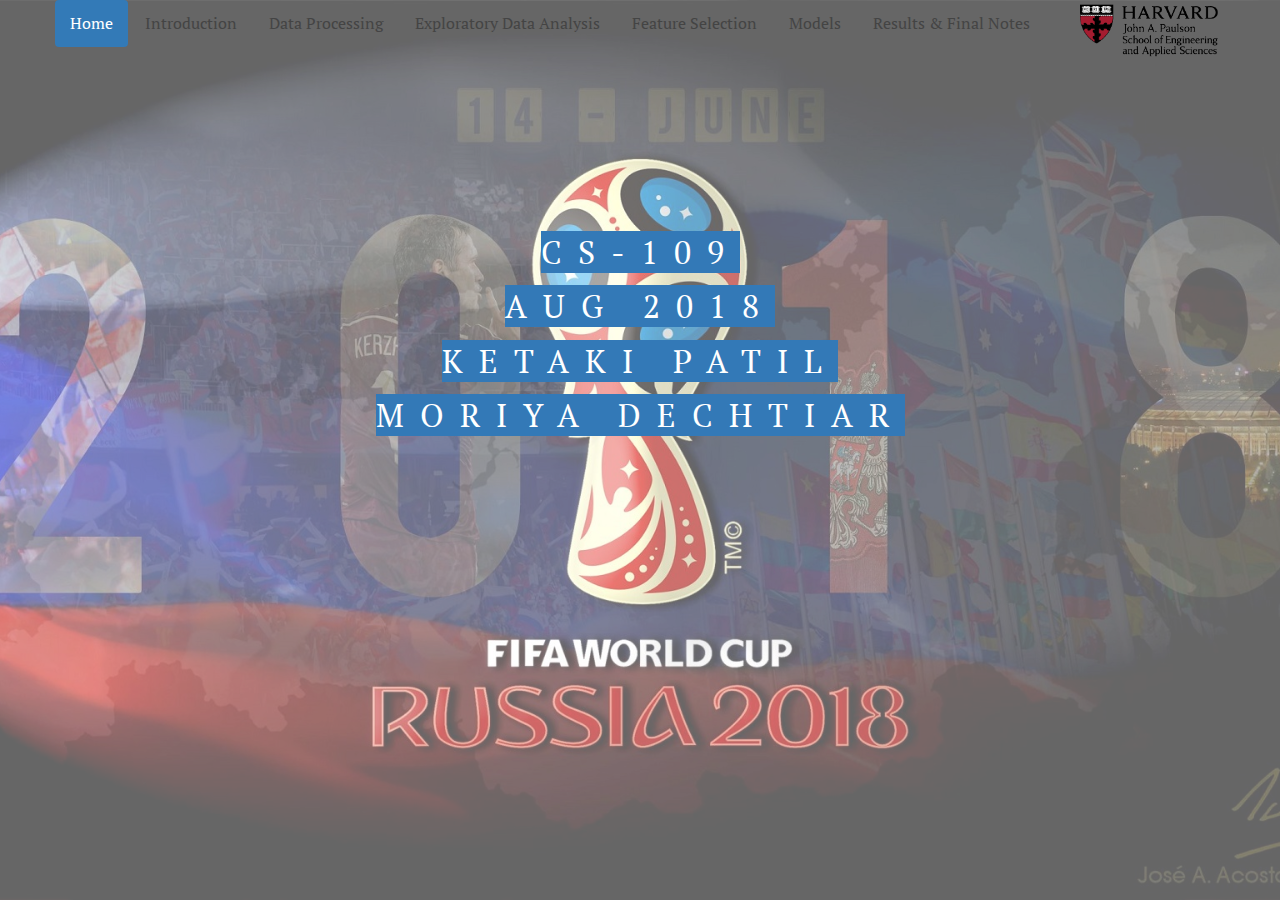
<file: index.html>
<!doctype html>
<!--[if lt IE 7]>      <html class="no-js lt-ie9 lt-ie8 lt-ie7" lang=""> <![endif]-->
<!--[if IE 7]>         <html class="no-js lt-ie9 lt-ie8" lang=""> <![endif]-->
<!--[if IE 8]>         <html class="no-js lt-ie9" lang=""> <![endif]-->
<!--[if gt IE 8]><!-->
<html class="no-js" lang="">
<!--<![endif]-->

<head>
	<meta charset="utf-8">
	<meta http-equiv="X-UA-Compatible" content="IE=edge,chrome=1">
	<title>CS-109</title>
	<meta name="description" content="">
	<meta name="viewport" content="width=device-width, initial-scale=1">
	<link rel="apple-touch-icon" href="apple-touch-icon.png">
	<link href="https://fonts.googleapis.com/css?family=PT+Serif:400,400i,700,700i" rel="stylesheet">


	<link rel="stylesheet" href="css/bootstrap.min.css">
	<link rel="stylesheet" href="css/bootstrap-theme.min.css">
	<link rel="stylesheet" href="css/main.css">

	<script src="js/vendor/modernizr-2.8.3-respond-1.4.2.min.js"></script>
</head>

<body>
	<!--[if lt IE 8]>
            <p class="browserupgrade">You are using an <strong>outdated</strong> browser. Please <a href="http://browsehappy.com/">upgrade your browser</a> to improve your experience.</p>
        <![endif]-->

	<div class="bg">
		<div class="container">
			<div class="row">
				<img src="img/cs-109.png" class="shield" alt="">
				<ul class="nav nav-pills">

					<li role="presentation" class="active">
						<a href="/">Home</a>
					</li>

					<li role="presentation">
						<a href="introduction.html">Introduction</a>
					</li>

					<li role="presentation">
						<a href="data-processing.html">Data Processing</a>
					</li>

					<li role="presentation">
						<a href="eda.html">Exploratory Data Analysis</a>
					</li>

					<li role="presentation">
						<a href="feature-selection.html">Feature Selection</a>
					</li>

					<li role="presentation">
						<a href="models.html">Models</a>
					</li>

					<li role="presentation">
						<a href="results.html">Results & Final Notes</a>
					</li>

				</ul>
			</div>
		</div>

		<div class="caption">
			<span class="border"> CS-109</span>
			<br>
			<span class="border"> AUG 2018</span>
			<br>
			<span class="border"> KETAKI PATIL</span>
			<br>
			<span class="border"> MORIYA DECHTIAR</span>


		</div>

	</div>

	<script src="//ajax.googleapis.com/ajax/libs/jquery/1.11.2/jquery.min.js"></script>
	<script>
		window.jQuery || document.write('<script src="js/vendor/jquery-1.11.2.min.js"><\/script>')
	</script>

	<script src="js/vendor/bootstrap.min.js"></script>

	<script src="js/main.js"></script>
</body>

</html>
</file>
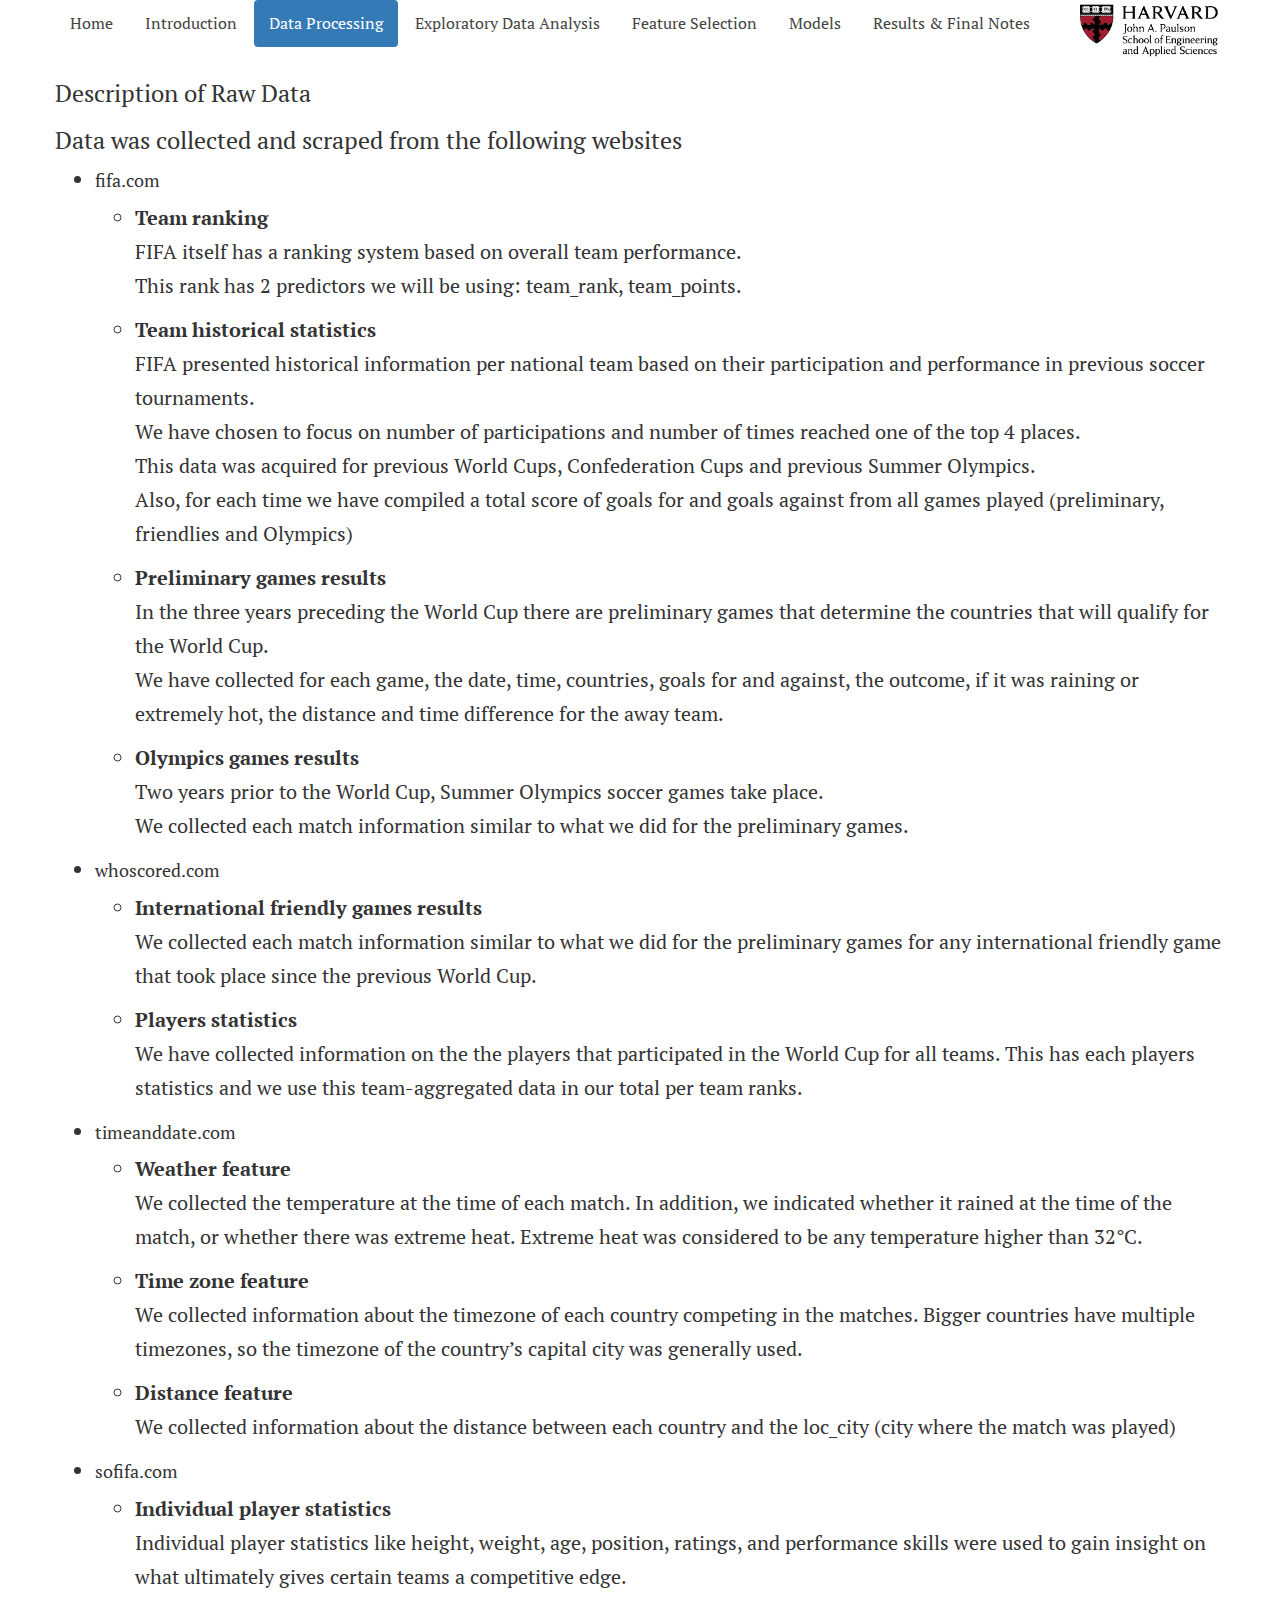
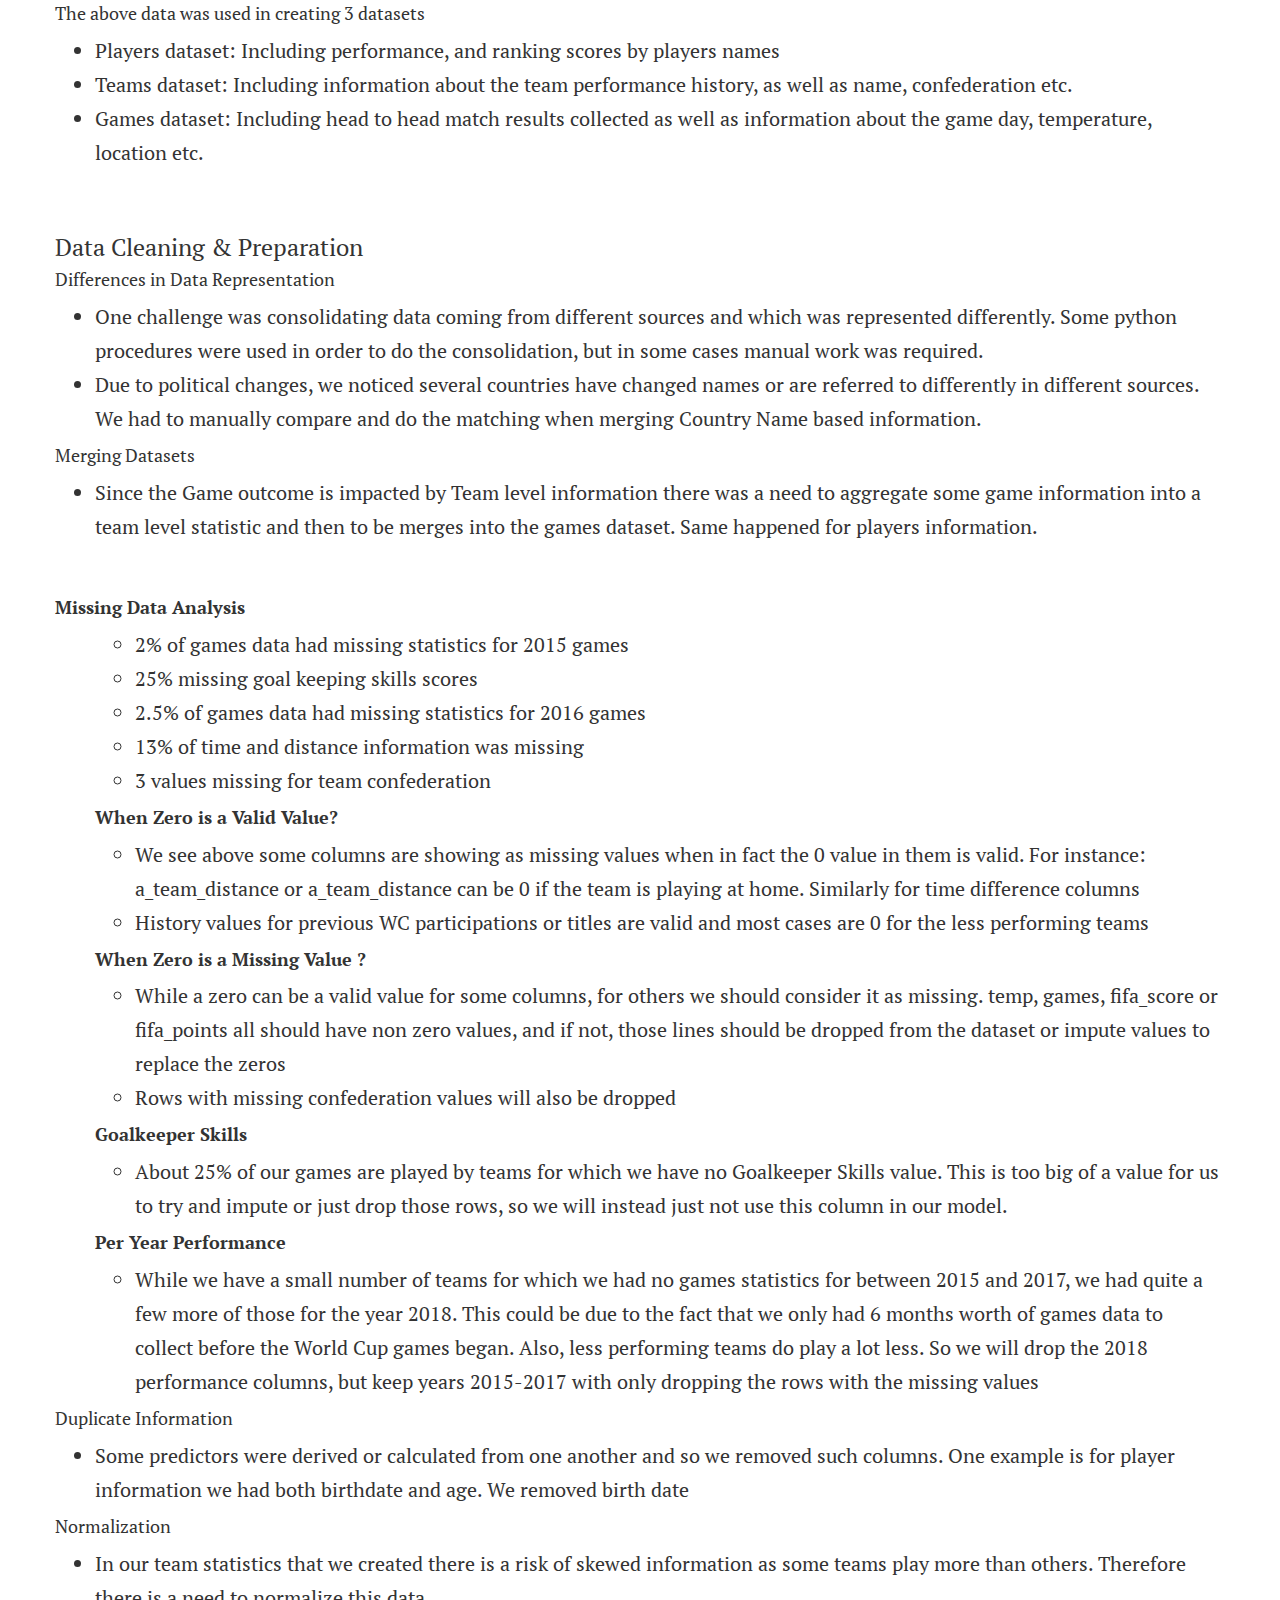
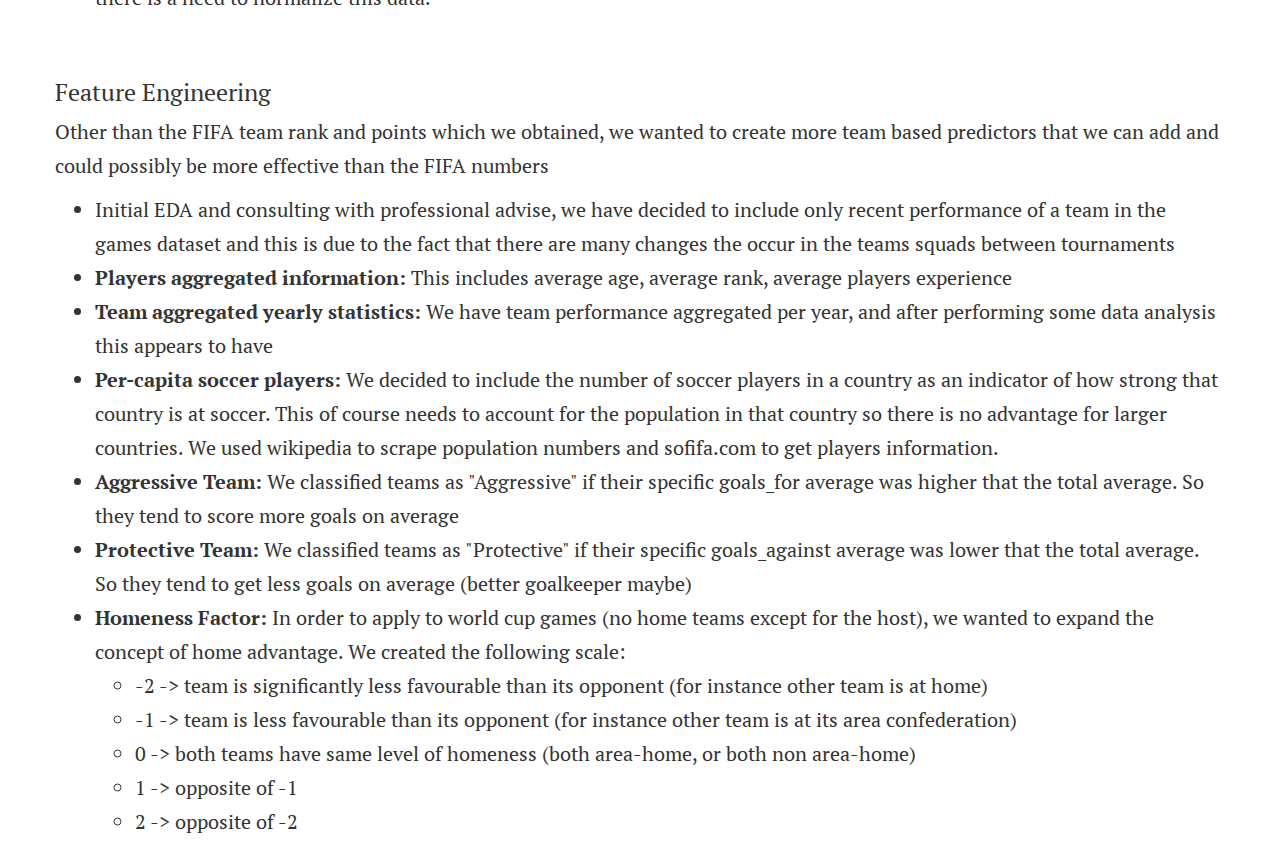
<file: data-processing.html>
<!doctype html>
<!--[if lt IE 7]>      <html class="no-js lt-ie9 lt-ie8 lt-ie7" lang=""> <![endif]-->
<!--[if IE 7]>         <html class="no-js lt-ie9 lt-ie8" lang=""> <![endif]-->
<!--[if IE 8]>         <html class="no-js lt-ie9" lang=""> <![endif]-->
<!--[if gt IE 8]><!-->
<html class="no-js" lang="">
<!--<![endif]-->

<head>
    <meta charset="utf-8">
    <meta http-equiv="X-UA-Compatible" content="IE=edge,chrome=1">
    <title>CS-109</title>
    <meta name="description" content="">
    <meta name="viewport" content="width=device-width, initial-scale=1">
    <link rel="apple-touch-icon" href="apple-touch-icon.png">
    <link href="https://fonts.googleapis.com/css?family=PT+Serif:400,400i,700,700i" rel="stylesheet">

    <link rel="stylesheet" href="css/bootstrap.min.css">
    <link rel="stylesheet" href="css/bootstrap-theme.min.css">
    <link rel="stylesheet" href="css/main.css">

    <script src="js/vendor/modernizr-2.8.3-respond-1.4.2.min.js"></script>
</head>

<body>
    <!--[if lt IE 8]>
            <p class="browserupgrade">You are using an <strong>outdated</strong> browser. Please <a href="http://browsehappy.com/">upgrade your browser</a> to improve your experience.</p>
        <![endif]-->

    <div class="container">
        <div class="row">
            <img src="img/cs-109.png" class="shield" alt="">
            <ul class="nav nav-pills">

                <li role="presentation">
                    <a href="/">Home</a>
                </li>

                <li role="presentation">
                    <a href="introduction.html">Introduction</a>
                </li>

                <li role="presentation" class="active">
                    <a href="data-processing.html">Data Processing</a>
                </li>

                <li role="presentation">
                    <a href="eda.html">Exploratory Data Analysis</a>
                </li>

                <li role="presentation">
                    <a href="feature-selection.html">Feature Selection</a>
                </li>

                <li role="presentation">
                    <a href="models.html">Models</a>
                </li>

                <li role="presentation">
                    <a href="results.html">Results & Final Notes</a>
                </li>

            </ul>
        </div>
    </div>

    <div class="container">
        <div class="row">
            <div class="col-12">
                <h3>Description of Raw Data</h3>
                <h3>Data was collected and scraped from the following websites</h3>
                <ul>
                    <li>
                        <h4>fifa.com</h4>
                        <ul>
                            <li>
                                <p>
                                    <b>Team ranking</b>
                                    <br> FIFA itself has a ranking system based on overall team performance.
                                    <br>This rank has 2 predictors we will be using: team_rank, team_points.
                                </p>
                            </li>

                            <li>
                                <p>
                                    <b>Team historical statistics</b>
                                    <br> FIFA presented historical information per national team based on their participation
                                    and performance in previous soccer tournaments.
                                    <br> We have chosen to focus on number of participations and number of times reached one
                                    of the top 4 places.
                                    <br> This data was acquired for previous World Cups, Confederation Cups and previous Summer
                                    Olympics.
                                    <br> Also, for each time we have compiled a total score of goals for and goals against from
                                    all games played (preliminary, friendlies and Olympics)
                                </p>
                            </li>

                            <li>
                                <p>
                                    <b>Preliminary games results</b>
                                    <br> In the three years preceding the World Cup there are preliminary games that determine
                                    the countries that will qualify for the World Cup.
                                    <br> We have collected for each game, the date, time, countries, goals for and against, the
                                    outcome, if it was raining or extremely hot, the distance and time difference for the
                                    away team.
                                </p>
                            </li>

                            <li>
                                <p>
                                    <b>Olympics games results</b>
                                    <br> Two years prior to the World Cup, Summer Olympics soccer games take place.
                                    <br> We collected each match information similar to what we did for the preliminary games.
                                </p>
                            </li>
                        </ul>
                    </li>

                    <li>
                        <h4>whoscored.com</h4>
                        <ul>
                            <li>
                                <p>
                                    <b>International friendly games results</b>
                                    <br> We collected each match information similar to what we did for the preliminary games
                                    for any international friendly game that took place since the previous World Cup.
                                </p>
                            </li>

                            <li>
                                <p>
                                    <b>Players statistics</b>
                                    <br> We have collected information on the the players that participated in the World Cup
                                    for all teams. This has each players statistics and we use this team-aggregated data
                                    in our total per team ranks.
                                </p>
                            </li>
                        </ul>
                    </li>

                    <li>
                        <h4>timeanddate.com</h4>
                        <ul>
                            <li>
                                <p>
                                    <b>Weather feature</b>
                                    <br> We collected the temperature at the time of each match. In addition, we indicated whether
                                    it rained at the time of the match, or whether there was extreme heat. Extreme heat was
                                    considered to be any temperature higher than 32°C.
                                </p>
                            </li>

                            <li>
                                <p>
                                    <b>Time zone feature</b>
                                    <br> We collected information about the timezone of each country competing in the matches.
                                    Bigger countries have multiple timezones, so the timezone of the country’s capital city
                                    was generally used.
                                </p>
                            </li>

                            <li>
                                <p>
                                    <b>Distance feature</b>
                                    <br> We collected information about the distance between each country and the loc_city (city
                                    where the match was played)
                                </p>
                            </li>

                        </ul>
                    </li>

                    <li>
                        <h4>sofifa.com </h4>
                        <ul>
                            <li>
                                <p>
                                    <b>Individual player statistics</b>
                                    <br> Individual player statistics like height, weight, age, position, ratings, and performance
                                    skills were used to gain insight on what ultimately gives certain teams a competitive
                                    edge.
                                </p>
                            </li>
                        </ul>
                    </li>
                </ul>

                <h4>The above data was used in creating 3 datasets</h4>
                <ul>
                    <li>Players dataset: Including performance, and ranking scores by players names </li>
                    <li>Teams dataset: Including information about the team performance history, as well as name, confederation
                        etc.
                    </li>
                    <li>Games dataset: Including head to head match results collected as well as information about the game day,
                        temperature, location etc.</li>
                </ul>
                <br>
                <h3>Data Cleaning & Preparation</h3>
                <h4>Differences in Data Representation</h4>
                <ul>
                    <li>One challenge was consolidating data coming from different sources and which was represented differently.
                        Some python procedures were used in order to do the consolidation, but in some cases manual work
                        was required.</li>
                    <li>Due to political changes, we noticed several countries have changed names or are referred to differently
                        in different sources. We had to manually compare and do the matching when merging Country Name based
                        information.
                    </li>
                </ul>

                <h4>Merging Datasets</h4>
                <ul>
                    <li>Since the Game outcome is impacted by Team level information there was a need to aggregate some game
                        information into a team level statistic and then to be merges into the games dataset. Same happened
                        for players information.</li>
                </ul>

                <br>
                <h4>
                    <b>Missing Data Analysis</b>
                </h4>
                <ul style="list-style: none;">
                    <li>

                        <ul>
                            <li>2% of games data had missing statistics for 2015 games</li>
                            <li>25% missing goal keeping skills scores</li>
                            <li>2.5% of games data had missing statistics for 2016 games</li>
                            <li>13% of time and distance information was missing</li>
                            <li>3 values missing for team confederation</li>
                        </ul>

                        <h4>
                            <b>When Zero is a Valid Value?</b>
                        </h4>
                        <ul>
                            <li>We see above some columns are showing as missing values when in fact the 0 value in them is valid.
                                For instance: a_team_distance or a_team_distance can be 0 if the team is playing at home.
                                Similarly for time difference columns</li>
                            <li>History values for previous WC participations or titles are valid and most cases are 0 for the
                                less performing teams
                            </li>
                        </ul>

                        <h4>
                            <b>When Zero is a Missing Value ?</b>
                        </h4>
                        <ul>
                            <li>While a zero can be a valid value for some columns, for others we should consider it as missing.
                                temp, games, fifa_score or fifa_points all should have non zero values, and if not, those
                                lines should be dropped from the dataset or impute values to replace the zeros</li>
                            <li>Rows with missing confederation values will also be dropped</li>
                        </ul>

                        <h4>
                            <b>Goalkeeper Skills</b>
                        </h4>
                        <ul>
                            <li>About 25% of our games are played by teams for which we have no Goalkeeper Skills value. This
                                is too big of a value for us to try and impute or just drop those rows, so we will instead
                                just not use this column in our model.</li>
                        </ul>

                        <h4>
                            <b>Per Year Performance</b>
                        </h4>
                        <ul>
                            <li>While we have a small number of teams for which we had no games statistics for between 2015 and
                                2017, we had quite a few more of those for the year 2018. This could be due to the fact that
                                we only had 6 months worth of games data to collect before the World Cup games began. Also,
                                less performing teams do play a lot less. So we will drop the 2018 performance columns, but
                                keep years 2015-2017 with only dropping the rows with the missing values</li>
                        </ul>

                    </li>
                </ul>

                <h4>Duplicate Information</h4>
                <ul>
                    <li>Some predictors were derived or calculated from one another and so we removed such columns. One example
                        is for player information we had both birthdate and age. We removed birth date</li>
                </ul>

                <h4>Normalization</h4>
                <ul>
                    <li>In our team statistics that we created there is a risk of skewed information as some teams play more
                        than others. Therefore there is a need to normalize this data.</li>
                </ul>

                <br>
                <h3>Feature Engineering</h3>
                <p>Other than the FIFA team rank and points which we obtained, we wanted to create more team based predictors
                    that we can add and could possibly be more effective than the FIFA numbers</p>

                <ul>
                    <li>Initial EDA and consulting with professional advise, we have decided to include only recent performance
                        of a team in the games dataset and this is due to the fact that there are many changes the occur
                        in the teams squads between tournaments</li>

                    <li>
                        <b>Players aggregated information:</b> This includes average age, average rank, average players experience</li>

                    <li>
                        <b>Team aggregated yearly statistics:</b> We have team performance aggregated per year, and after performing
                        some data analysis this appears to have</li>

                    <li>
                        <b>Per-capita soccer players:</b> We decided to include the number of soccer players in a country as
                        an indicator of how strong that country is at soccer. This of course needs to account for the population
                        in that country so there is no advantage for larger countries. We used wikipedia to scrape population
                        numbers and sofifa.com to get players information.</li>

                    <li>
                        <b>Aggressive Team:</b> We classified teams as "Aggressive" if their specific goals_for average was
                        higher that the total average. So they tend to score more goals on average
                    </li>

                    <li>
                        <b>Protective Team:</b> We classified teams as "Protective" if their specific goals_against average
                        was lower that the total average. So they tend to get less goals on average (better goalkeeper maybe)
                    </li>

                    <li>
                        <b>Homeness Factor:</b> In order to apply to world cup games (no home teams except for the host), we
                        wanted to expand the concept of home advantage. We created the following scale:

                        <ul>
                            <li>-2 -> team is significantly less favourable than its opponent (for instance other team is at
                                home)
                            </li>

                            <li>-1 -> team is less favourable than its opponent (for instance other team is at its area confederation)
                            </li>

                            <li>0 -> both teams have same level of homeness (both area-home, or both non area-home)
                            </li>

                            <li>1 -> opposite of -1</li>

                            <li>2 -> opposite of -2</li>
                        </ul>
                    </li>
                </ul>

            </div>
        </div>
    </div>


    <script src="//ajax.googleapis.com/ajax/libs/jquery/1.11.2/jquery.min.js"></script>
    <script>
        window.jQuery || document.write('<script src="js/vendor/jquery-1.11.2.min.js"><\/script>')
    </script>

    <script src="js/vendor/bootstrap.min.js"></script>

    <script src="js/main.js"></script>
</body>

</html>
</file>
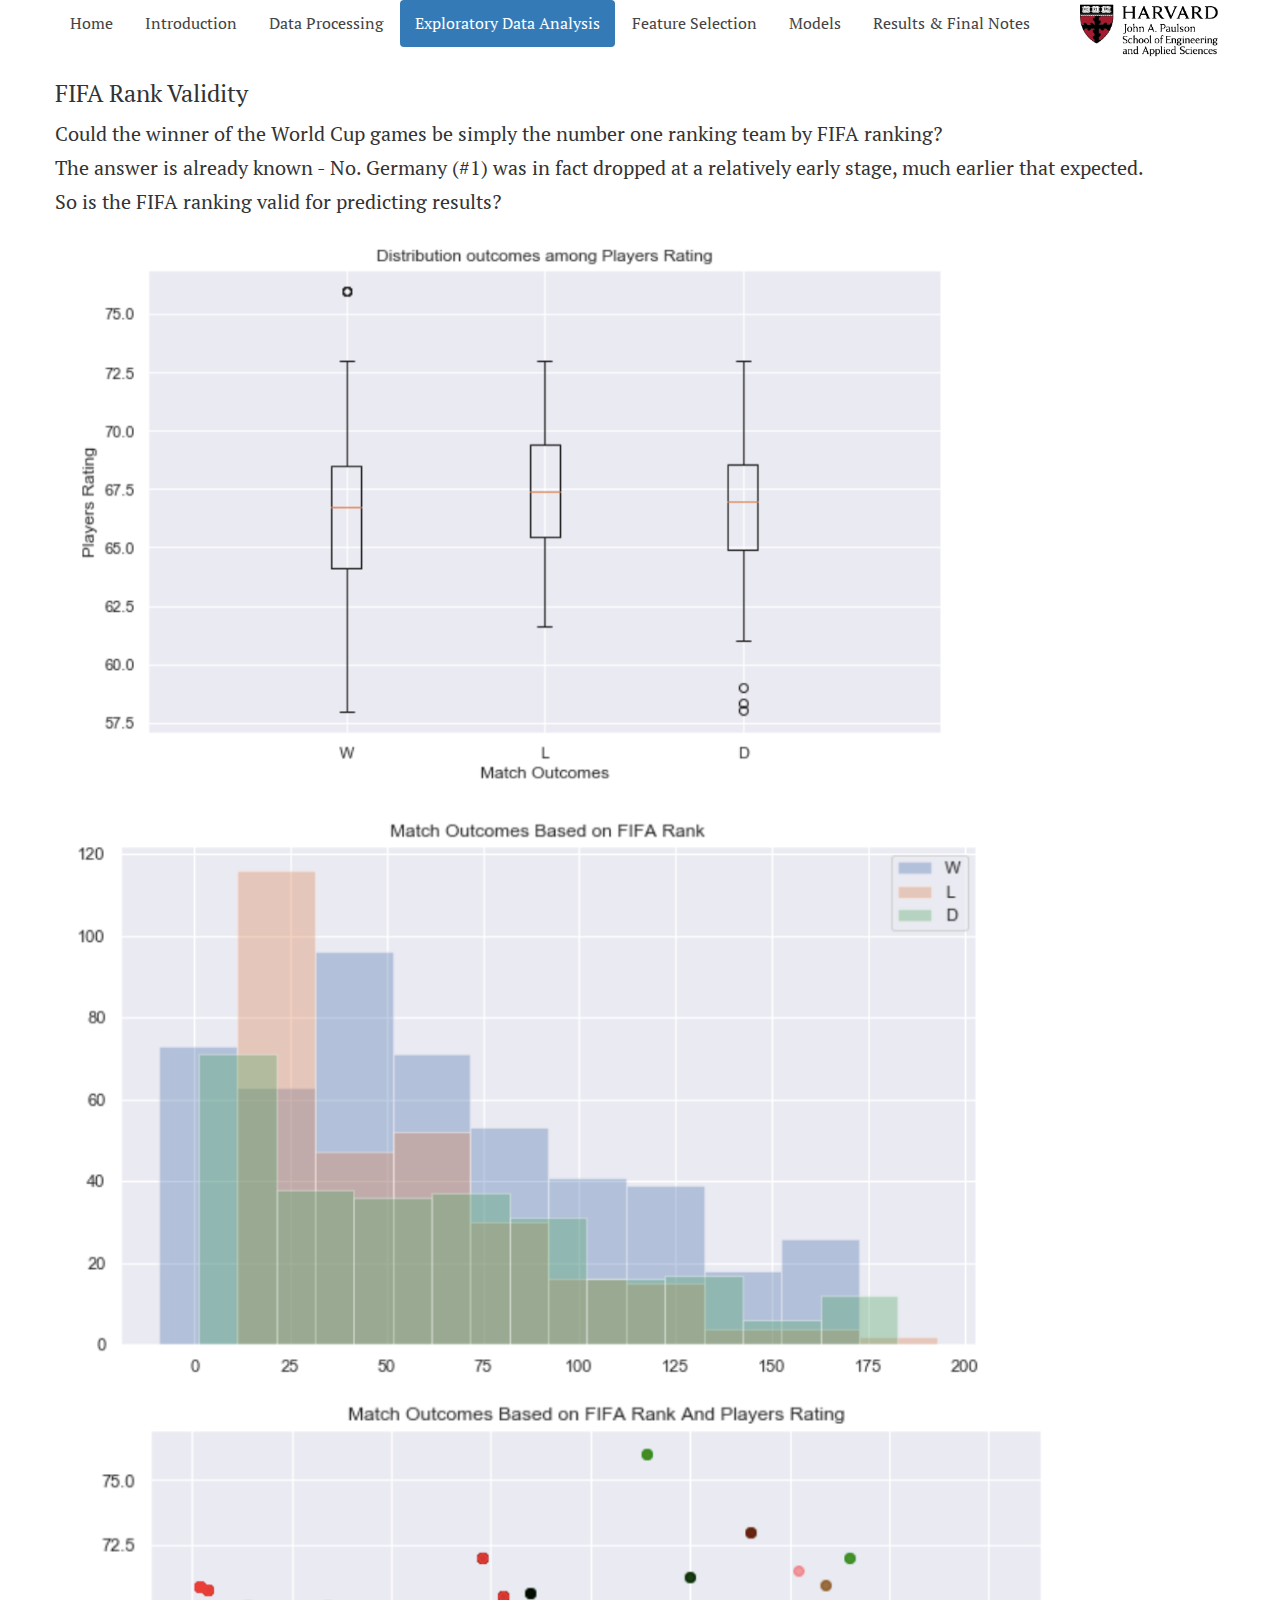
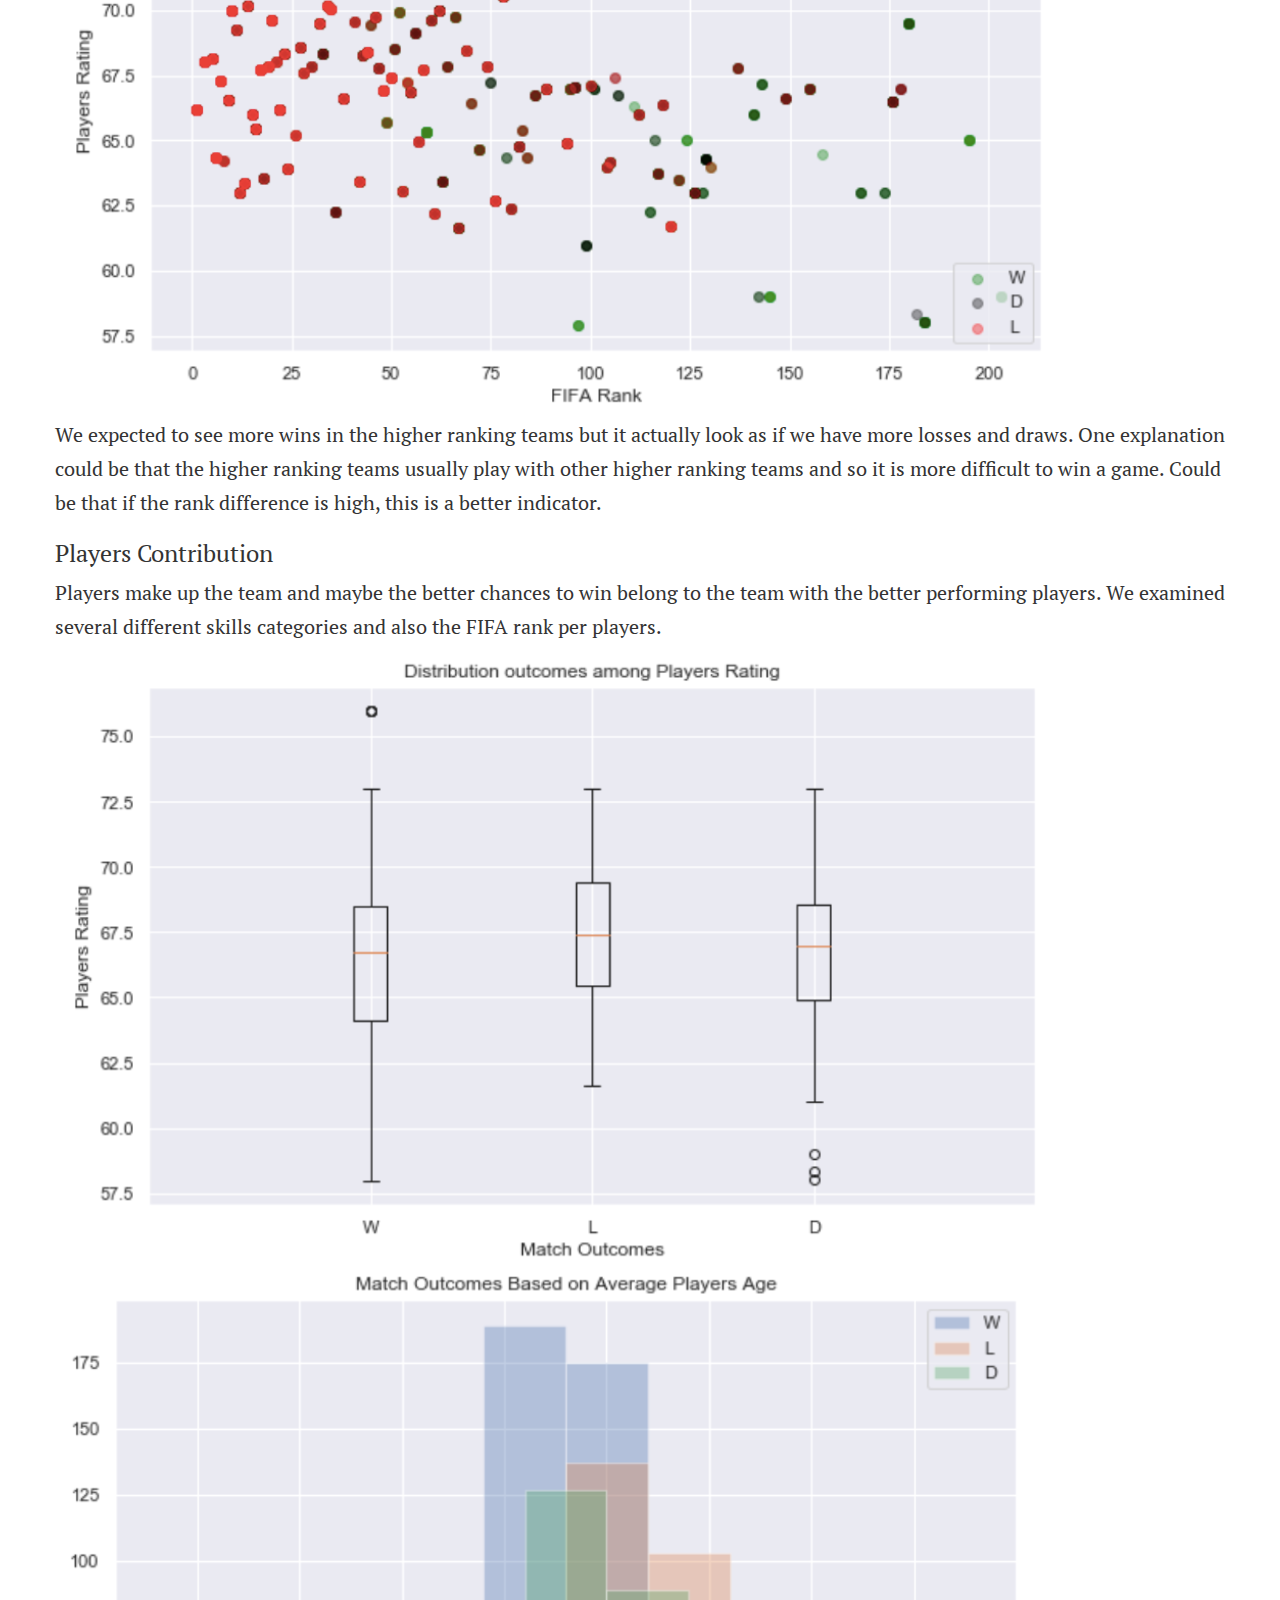
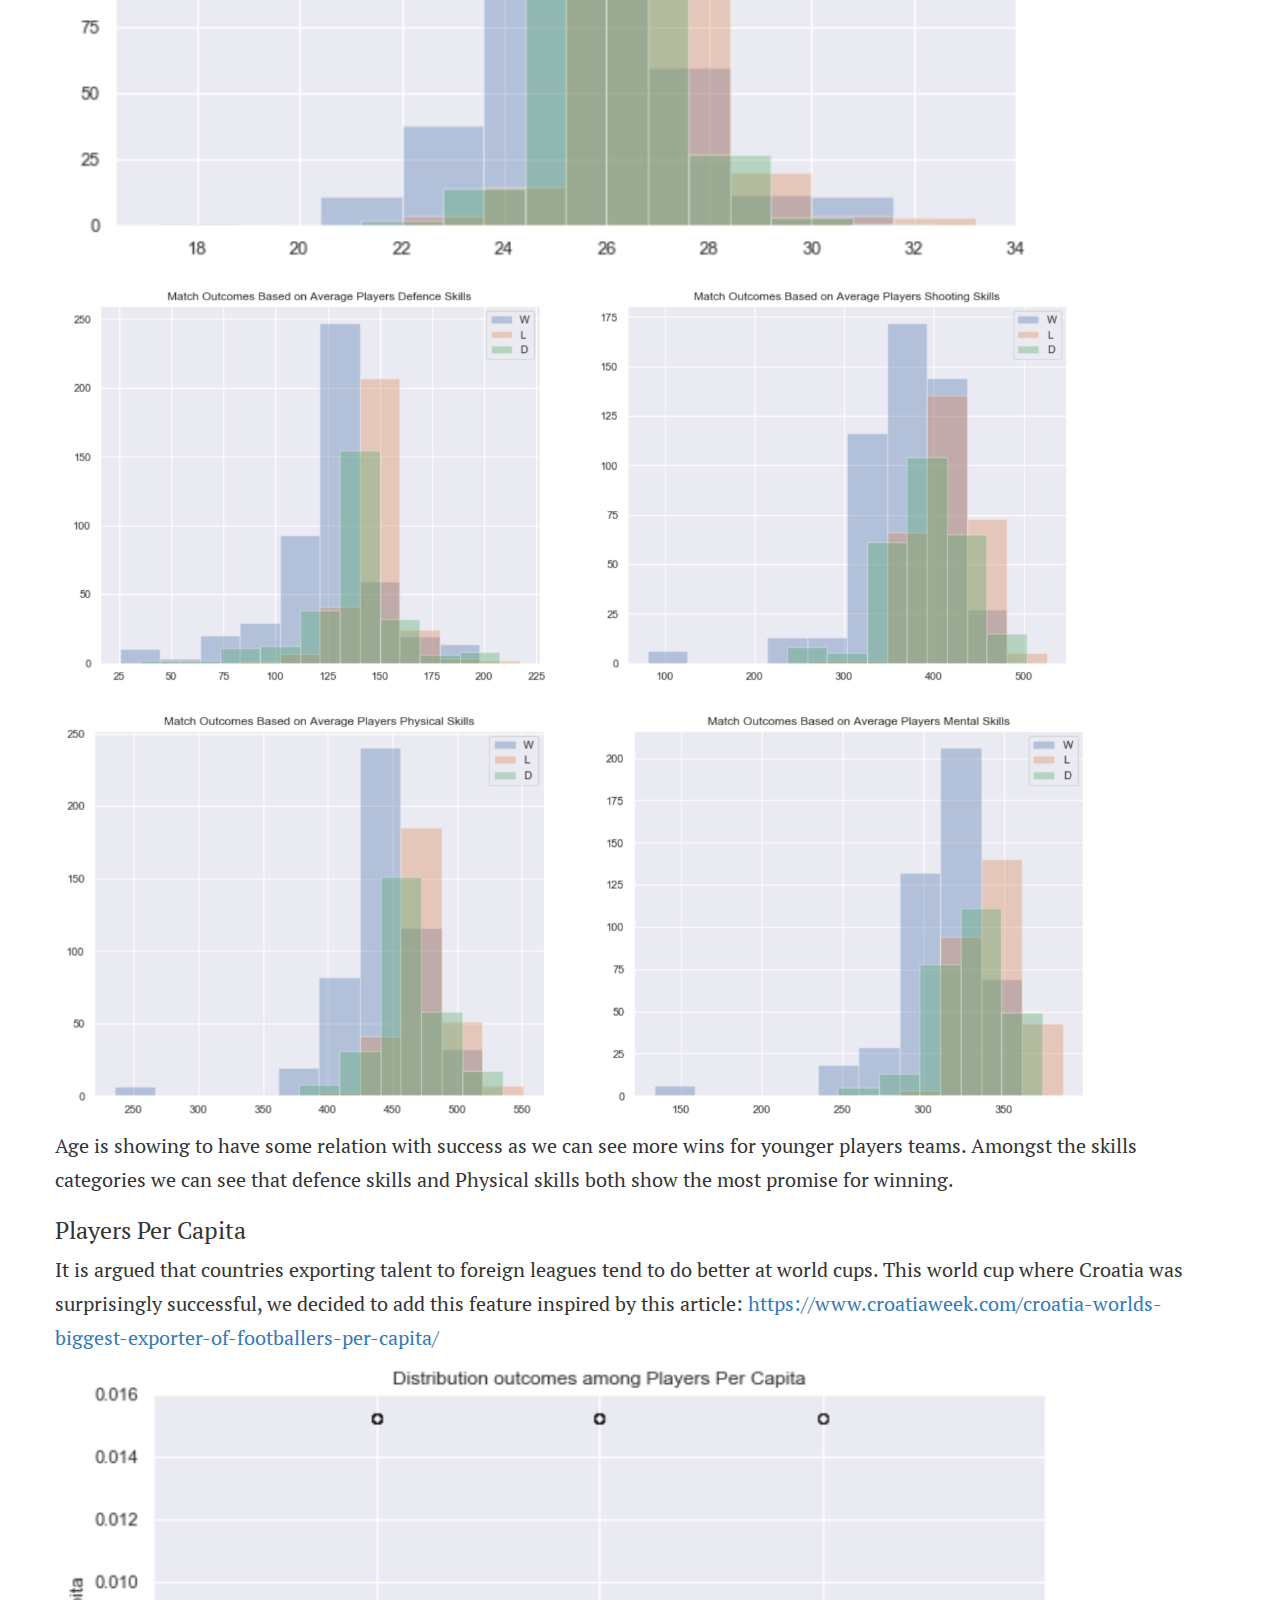
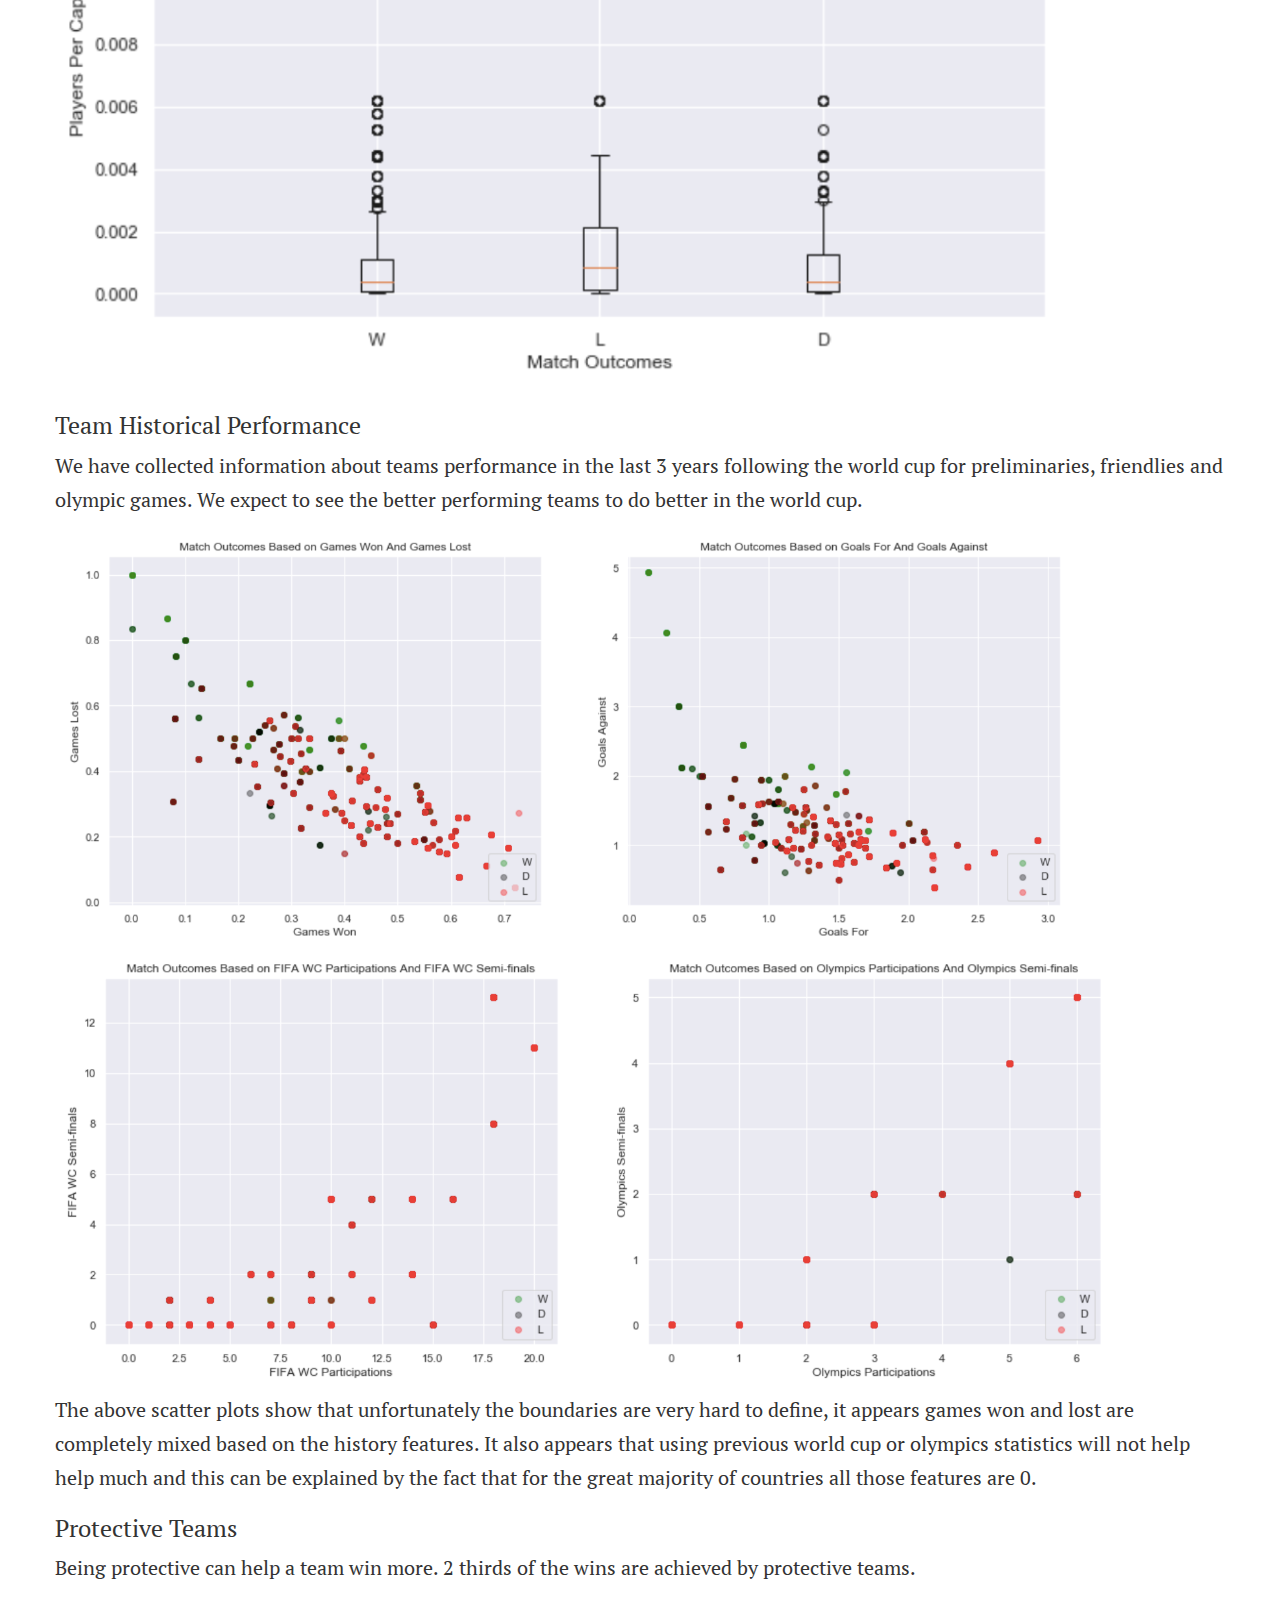
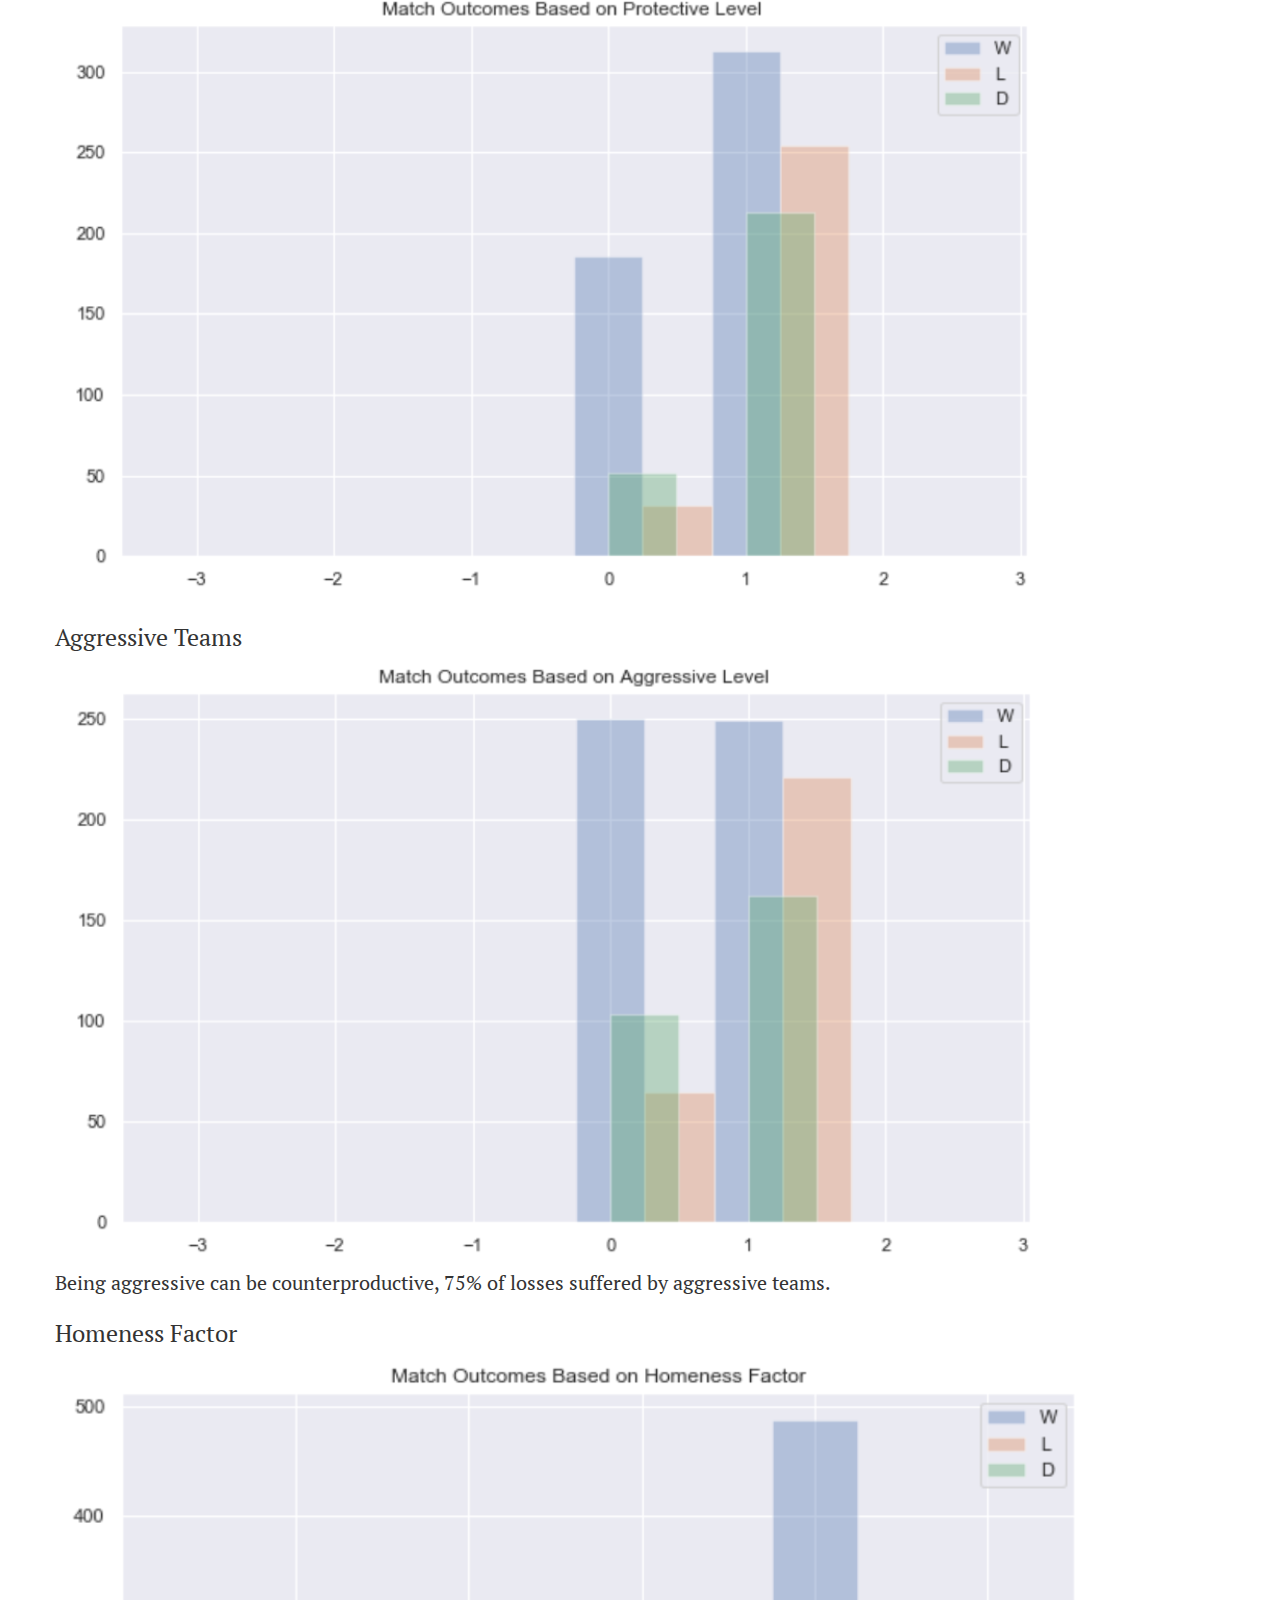
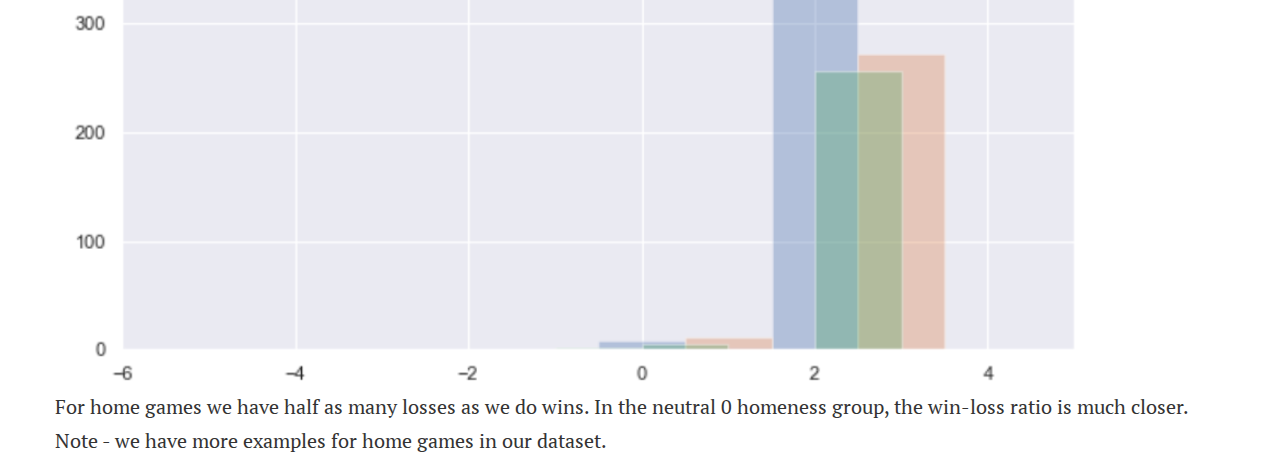
<file: eda.html>
<!doctype html>
<!--[if lt IE 7]>      <html class="no-js lt-ie9 lt-ie8 lt-ie7" lang=""> <![endif]-->
<!--[if IE 7]>         <html class="no-js lt-ie9 lt-ie8" lang=""> <![endif]-->
<!--[if IE 8]>         <html class="no-js lt-ie9" lang=""> <![endif]-->
<!--[if gt IE 8]><!-->
<html class="no-js" lang="">
<!--<![endif]-->

<head>
    <meta charset="utf-8">
    <meta http-equiv="X-UA-Compatible" content="IE=edge,chrome=1">
    <title>CS-109</title>
    <meta name="description" content="">
    <meta name="viewport" content="width=device-width, initial-scale=1">
    <link rel="apple-touch-icon" href="apple-touch-icon.png">
    <link href="https://fonts.googleapis.com/css?family=PT+Serif:400,400i,700,700i" rel="stylesheet">


    <link rel="stylesheet" href="css/bootstrap.min.css">
    <link rel="stylesheet" href="css/bootstrap-theme.min.css">
    <link rel="stylesheet" href="css/main.css">

    <script src="js/vendor/modernizr-2.8.3-respond-1.4.2.min.js"></script>
</head>

<body>
    <!--[if lt IE 8]>
            <p class="browserupgrade">You are using an <strong>outdated</strong> browser. Please <a href="http://browsehappy.com/">upgrade your browser</a> to improve your experience.</p>
        <![endif]-->

    <div class="container">
        <div class="row">
            <img src="img/cs-109.png" class="shield" alt="">
            <ul class="nav nav-pills">

                <li role="presentation">
                    <a href="/">Home</a>
                </li>

                <li role="presentation">
                    <a href="introduction.html">Introduction</a>
                </li>

                <li role="presentation">
                    <a href="data-processing.html">Data Processing</a>
                </li>

                <li role="presentation" class="active">
                    <a href="eda.html">Exploratory Data Analysis</a>
                </li>

                <li role="presentation">
                    <a href="feature-selection.html">Feature Selection</a>
                </li>

                <li role="presentation">
                    <a href="models.html">Models</a>
                </li>

                <li role="presentation">
                    <a href="results.html">Results & Final Notes</a>
                </li>

            </ul>
        </div>
    </div>

    <div class="container">
        <div class="row">
            <div class="col-12">
                <h3>FIFA Rank Validity</h3>
                <p>
                    Could the winner of the World Cup games be simply the number one ranking team by FIFA ranking?
                    <br>The answer is already known - No. Germany (#1) was in fact dropped at a relatively early stage, much
                    earlier that expected.
                    <br>So is the FIFA ranking valid for predicting results?
                </p>

                <div class="col-12">
                    <img src="img/dist_outcome.png" alt="">
                </div>

                <div class="col-12">
                    <img src="img/match_outcome_fifa_rank1.png" alt="">
                </div>

                <div class="col-12">
                    <img src="img/match_outcome_fifa_rank2.png" alt="">
                </div>

                <p>We expected to see more wins in the higher ranking teams but it actually look as if we have more losses and
                    draws. One explanation could be that the higher ranking teams usually play with other higher ranking
                    teams and so it is more difficult to win a game. Could be that if the rank difference is high, this is
                    a better indicator.</p>

                <h3>Players Contribution</h3>
                <p>Players make up the team and maybe the better chances to win belong to the team with the better performing
                    players. We examined several different skills categories and also the FIFA rank per players.</p>

                <div class="col-12">
                    <img src="img/player_contribution1.png" alt="">
                </div>

                <div class="col-12">
                    <img src="img/player_contribution2.png" alt="">
                </div>

                <div class="col-12">
                    <img src="img/player_contribution3.png" alt="">
                </div>

                <div class="col-12">
                    <img src="img/player_contribution4.png" alt="">
                </div>

                <p>Age is showing to have some relation with success as we can see more wins for younger players teams. Amongst
                    the skills categories we can see that defence skills and Physical skills both show the most promise for
                    winning.
                </p>

                <h3>Players Per Capita</h3>
                <p>It is argued that countries exporting talent to foreign leagues tend to do better at world cups. This world
                    cup where Croatia was surprisingly successful, we decided to add this feature inspired by this article:
                    <a href="https://www.croatiaweek.com/croatia-worlds-biggest-exporter-of-footballers-per-capita/">https://www.croatiaweek.com/croatia-worlds-biggest-exporter-of-footballers-per-capita/</a>
                </p>

                <div class="col-12">
                    <img src="img/capita.png" alt="">
                </div>

                <h3>Team Historical Performance</h3>
                <p>We have collected information about teams performance in the last 3 years following the world cup for preliminaries,
                    friendlies and olympic games. We expect to see the better performing teams to do better in the world
                    cup.
                </p>

                <div class="col-12">
                    <img src="img/historic_performance1.png" alt="">
                </div>

                <div class="col-12">
                    <img src="img/historic_performance2.png" alt="">
                </div>

                <p>The above scatter plots show that unfortunately the boundaries are very hard to define, it appears games
                    won and lost are completely mixed based on the history features. It also appears that using previous
                    world cup or olympics statistics will not help help much and this can be explained by the fact that for
                    the great majority of countries all those features are 0.
                </p>

                <h3>Protective Teams</h3>
                <p>Being protective can help a team win more. 2 thirds of the wins are achieved by protective teams.</p>

                <div class="col-12">
                    <img src="img/protective.png" alt="">
                </div>

                <h3>Aggressive Teams</h3>
                <div class="col-12">
                    <img src="img/aggresive.png" alt="">
                </div>
                <p>Being aggressive can be counterproductive, 75% of losses suffered by aggressive teams.</p>

                <h3>Homeness Factor</h3>
                <div class="col-12">
                    <img src="img/homeness.png" alt="">
                </div>

                <p>For home games we have half as many losses as we do wins. In the neutral 0 homeness group, the win-loss ratio
                    is much closer. Note - we have more examples for home games in our dataset.</p>

            </div>
        </div>

        <script src="//ajax.googleapis.com/ajax/libs/jquery/1.11.2/jquery.min.js"></script>
        <script>
            window.jQuery || document.write('<script src="js/vendor/jquery-1.11.2.min.js"><\/script>')
        </script>

        <script src="js/vendor/bootstrap.min.js"></script>

        <script src="js/main.js"></script>
</body>

</html>
</file>
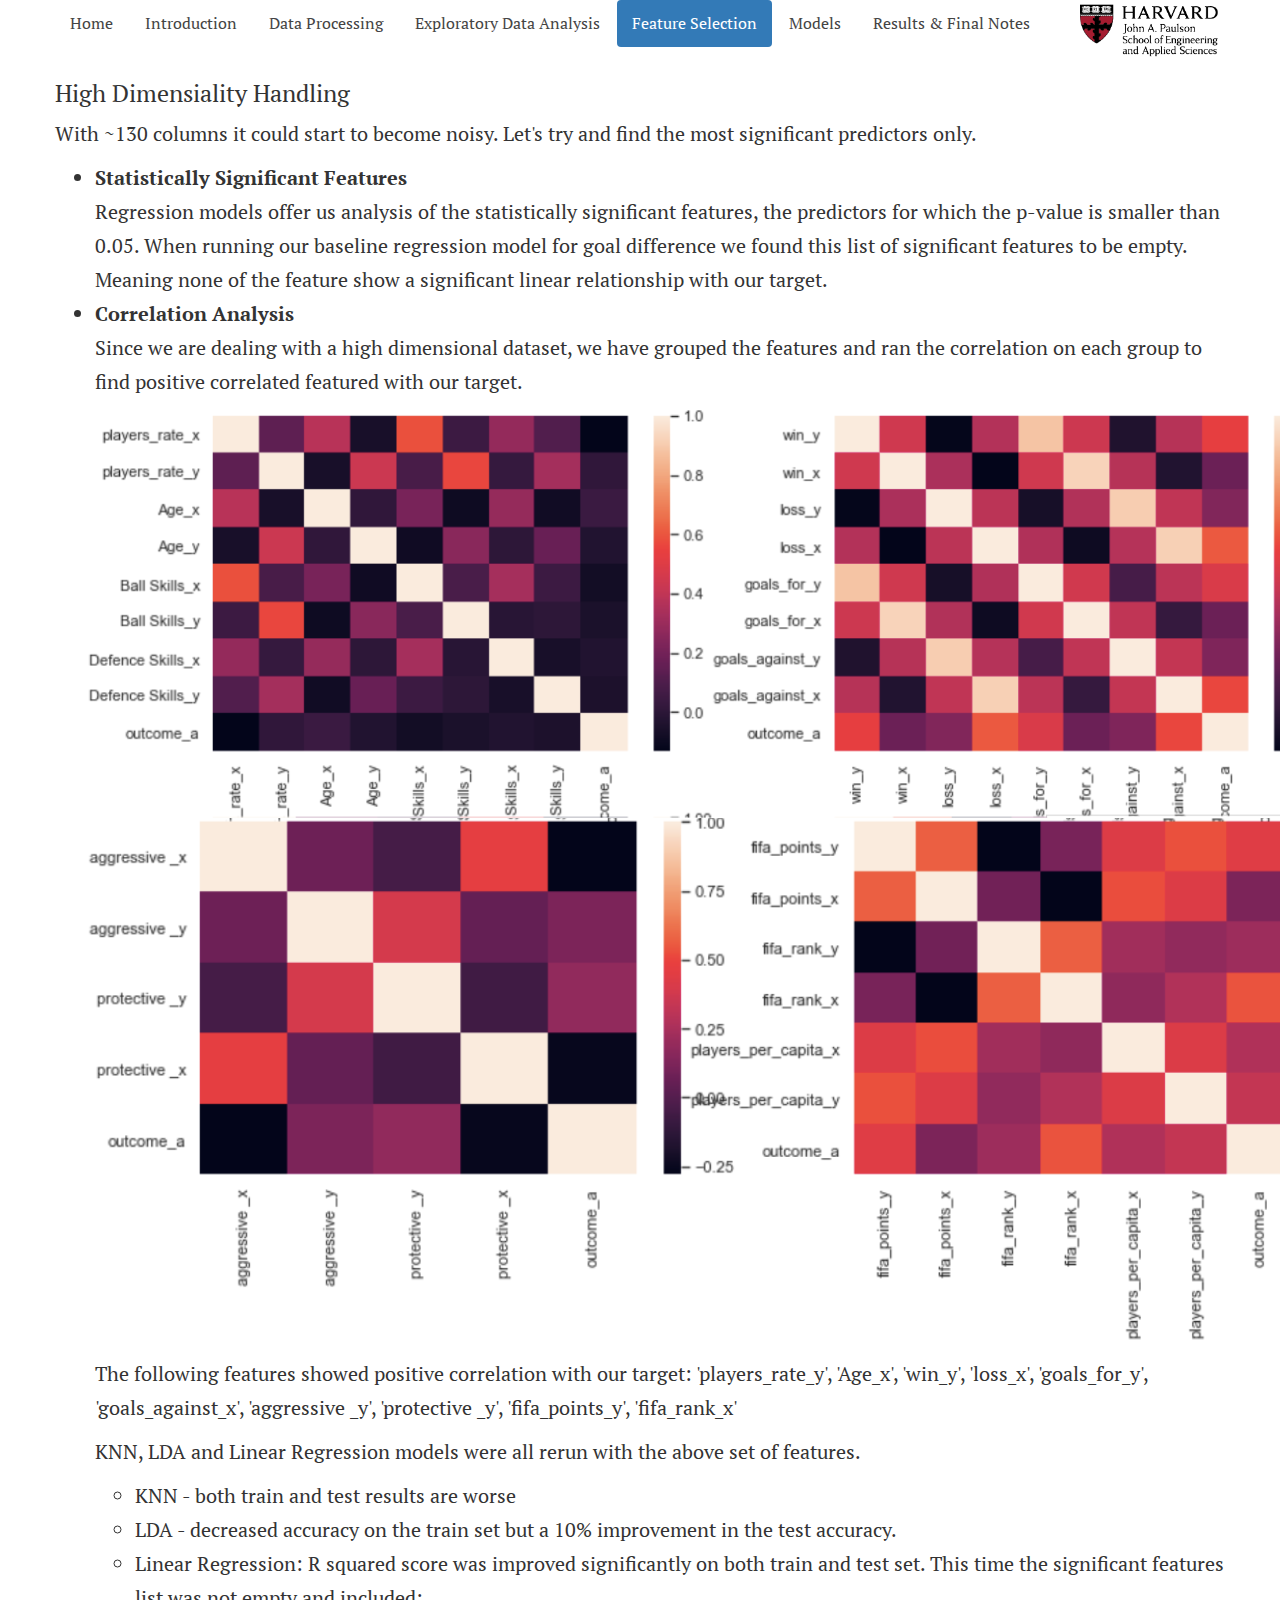
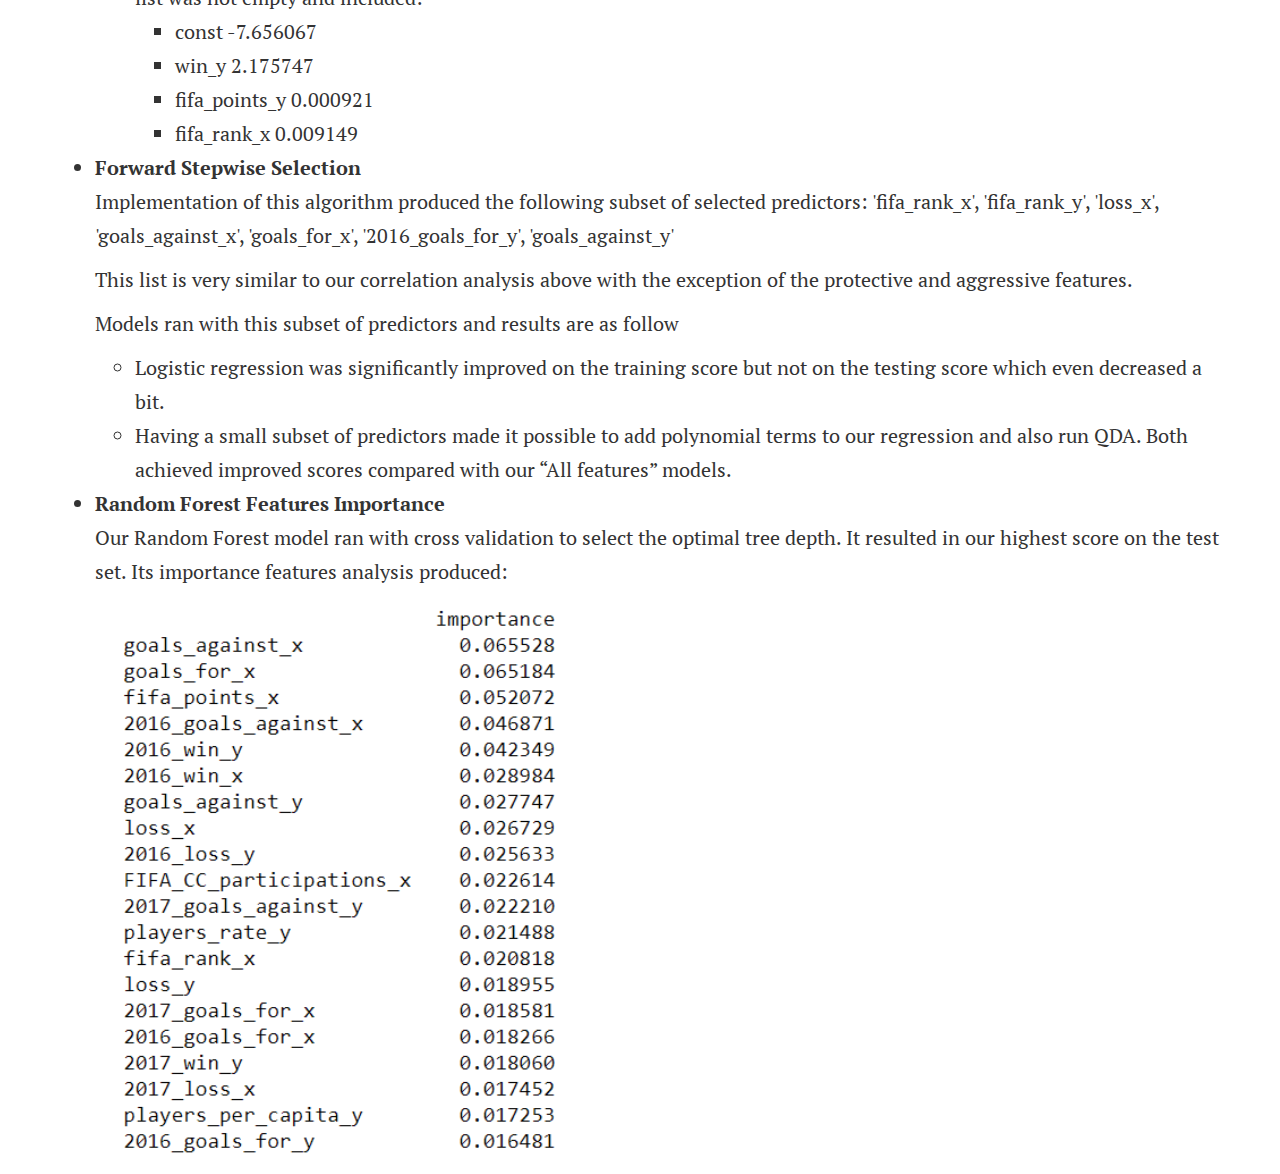
<file: feature-selection.html>
<!doctype html>
<!--[if lt IE 7]>      <html class="no-js lt-ie9 lt-ie8 lt-ie7" lang=""> <![endif]-->
<!--[if IE 7]>         <html class="no-js lt-ie9 lt-ie8" lang=""> <![endif]-->
<!--[if IE 8]>         <html class="no-js lt-ie9" lang=""> <![endif]-->
<!--[if gt IE 8]><!-->
<html class="no-js" lang="">
<!--<![endif]-->

<head>
    <meta charset="utf-8">
    <meta http-equiv="X-UA-Compatible" content="IE=edge,chrome=1">
    <title>CS-109</title>
    <meta name="description" content="">
    <meta name="viewport" content="width=device-width, initial-scale=1">
    <link rel="apple-touch-icon" href="apple-touch-icon.png">
    <link href="https://fonts.googleapis.com/css?family=PT+Serif:400,400i,700,700i" rel="stylesheet">


    <link rel="stylesheet" href="css/bootstrap.min.css">
    <link rel="stylesheet" href="css/bootstrap-theme.min.css">
    <link rel="stylesheet" href="css/main.css">

    <script src="js/vendor/modernizr-2.8.3-respond-1.4.2.min.js"></script>
</head>

<body>
    <!--[if lt IE 8]>
            <p class="browserupgrade">You are using an <strong>outdated</strong> browser. Please <a href="http://browsehappy.com/">upgrade your browser</a> to improve your experience.</p>
        <![endif]-->

    <div class="container">
        <div class="row">
            <img src="img/cs-109.png" class="shield" alt="">
            <ul class="nav nav-pills">

                <li role="presentation">
                    <a href="/">Home</a>
                </li>

                <li role="presentation">
                    <a href="introduction.html">Introduction</a>
                </li>

                <li role="presentation">
                    <a href="data-processing.html">Data Processing</a>
                </li>

                <li role="presentation">
                    <a href="eda.html">Exploratory Data Analysis</a>
                </li>

                <li role="presentation" class="active">
                    <a href="feature-selection.html">Feature Selection</a>
                </li>

                <li role="presentation">
                    <a href="models.html">Models</a>
                </li>

                <li role="presentation">
                    <a href="results.html">Results & Final Notes</a>
                </li>

            </ul>
        </div>
    </div>

    <div class="container">
        <div class="row">
            <div class="col-12">
                <h3>High Dimensiality Handling</h3>
                <p>
                    With ~130 columns it could start to become noisy. Let's try and find the most significant predictors only.
                </p>

                <ul>
                    <li>
                        <b>Statistically Significant Features</b>
                        <br>Regression models offer us analysis of the statistically significant features, the predictors for
                        which the p-value is smaller than 0.05. When running our baseline regression model for goal difference
                        we found this list of significant features to be empty. Meaning none of the feature show a significant
                        linear relationship with our target.
                    </li>

                    <li>
                        <b>Correlation Analysis</b>
                        <br>Since we are dealing with a high dimensional dataset, we have grouped the features and ran the correlation
                        on each group to find positive correlated featured with our target.
                        <div class="row">
                            <div class="col-12">
                                <img src="img/features1.png" alt="">
                            </div>
                        </div>
                        <div class="row">
                            <div class="col-12">
                                <img src="img/features2.png" alt="">
                            </div>
                        </div>

                        <p>The following features showed positive correlation with our target: 'players_rate_y', 'Age_x', 'win_y',
                            'loss_x', 'goals_for_y', 'goals_against_x', 'aggressive _y', 'protective _y', 'fifa_points_y',
                            'fifa_rank_x'
                        </p>

                        <p>KNN, LDA and Linear Regression models were all rerun with the above set of features.</p>

                        <ul>
                            <li>KNN - both train and test results are worse</li>
                            <li>LDA - decreased accuracy on the train set but a 10% improvement in the test accuracy.</li>
                            <li>Linear Regression: R squared score was improved significantly on both train and test set. This
                                time the significant features list was not empty and included:
                                <ul>
                                    <li>const -7.656067</li>
                                    <li>win_y 2.175747</li>
                                    <li>fifa_points_y 0.000921</li>
                                    <li>fifa_rank_x 0.009149</li>
                                </ul>
                            </li>
                        </ul>
                    </li>

                    <li>
                        <b>Forward Stepwise Selection</b>
                        <br>
                        <p>Implementation of this algorithm produced the following subset of selected predictors: 'fifa_rank_x',
                            'fifa_rank_y', 'loss_x', 'goals_against_x', 'goals_for_x', '2016_goals_for_y', 'goals_against_y'
                        </p>
                        <p>This list is very similar to our correlation analysis above with the exception of the protective
                            and aggressive features. </p>

                        <p>Models ran with this subset of predictors and results are as follow</p>
                        <ul>
                            <li>Logistic regression was significantly improved on the training score but not on the testing score
                                which even decreased a bit.</li>
                            <li>Having a small subset of predictors made it possible to add polynomial terms to our regression
                                and also run QDA. Both achieved improved scores compared with our “All features” models.</li>
                        </ul>
                    </li>

                    <li>
                        <b>Random Forest Features Importance</b>
                        <br>
                        <p>Our Random Forest model ran with cross validation to select the optimal tree depth. It resulted in
                            our highest score on the test set. Its importance features analysis produced:
                        </p>

                        <div class="col-10">
                            <img src="img/importance.png" alt="">
                        </div>
                    </li>
                </ul>


            </div>
        </div>

        <script src="//ajax.googleapis.com/ajax/libs/jquery/1.11.2/jquery.min.js"></script>
        <script>
            window.jQuery || document.write('<script src="js/vendor/jquery-1.11.2.min.js"><\/script>')
        </script>

        <script src="js/vendor/bootstrap.min.js"></script>

        <script src="js/main.js"></script>
</body>

</html>
</file>
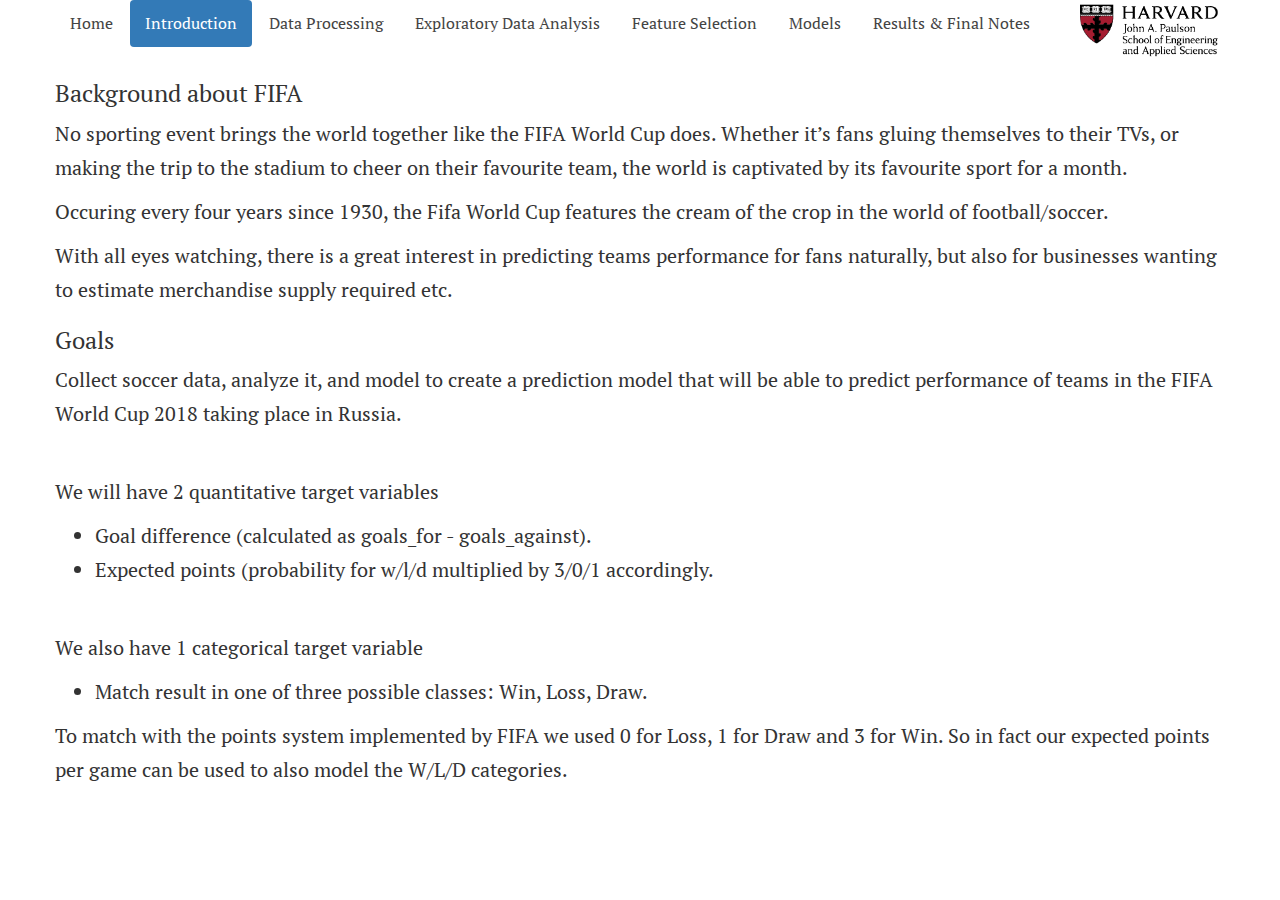
<file: introduction.html>
<!doctype html>
<!--[if lt IE 7]>      <html class="no-js lt-ie9 lt-ie8 lt-ie7" lang=""> <![endif]-->
<!--[if IE 7]>         <html class="no-js lt-ie9 lt-ie8" lang=""> <![endif]-->
<!--[if IE 8]>         <html class="no-js lt-ie9" lang=""> <![endif]-->
<!--[if gt IE 8]><!-->
<html class="no-js" lang="">
<!--<![endif]-->

<head>
    <meta charset="utf-8">
    <meta http-equiv="X-UA-Compatible" content="IE=edge,chrome=1">
    <title>CS-109</title>
    <meta name="description" content="">
    <meta name="viewport" content="width=device-width, initial-scale=1">
    <link rel="apple-touch-icon" href="apple-touch-icon.png">
    <link href="https://fonts.googleapis.com/css?family=PT+Serif:400,400i,700,700i" rel="stylesheet">


    <link rel="stylesheet" href="css/bootstrap.min.css">
    <link rel="stylesheet" href="css/bootstrap-theme.min.css">
    <link rel="stylesheet" href="css/main.css">

    <script src="js/vendor/modernizr-2.8.3-respond-1.4.2.min.js"></script>
</head>

<body>
    <!--[if lt IE 8]>
            <p class="browserupgrade">You are using an <strong>outdated</strong> browser. Please <a href="http://browsehappy.com/">upgrade your browser</a> to improve your experience.</p>
        <![endif]-->

    <div class="container">
        <div class="row">
            <img src="img/cs-109.png" class="shield" alt="">
            <ul class="nav nav-pills">

                <li role="presentation">
                    <a href="/">Home</a>
                </li>

                <li role="presentation" class="active">
                    <a href="introduction.html">Introduction</a>
                </li>

                <li role="presentation">
                    <a href="data-processing.html">Data Processing</a>
                </li>

                <li role="presentation">
                    <a href="eda.html">Exploratory Data Analysis</a>
                </li>

                <li role="presentation">
                    <a href="feature-selection.html">Feature Selection</a>
                </li>

                <li role="presentation">
                    <a href="models.html">Models</a>
                </li>

                <li role="presentation">
                    <a href="results.html">Results & Final Notes</a>
                </li>

            </ul>
        </div>
    </div>

    <div class="container">
        <div class="row">
            <div class="col-12">
                <h3>Background about FIFA</h3>
                <p>No sporting event brings the world together like the FIFA World Cup does. Whether it’s fans gluing themselves
                    to their TVs, or making the trip to the stadium to cheer on their favourite team, the world is captivated
                    by its favourite sport for a month.</p>

                <p>Occuring every four years since 1930, the Fifa World Cup features the cream of the crop in the world of football/soccer.</p>

                <p>With all eyes watching, there is a great interest in predicting teams performance for fans naturally, but
                    also for businesses wanting to estimate merchandise supply required etc.</p>

                <h3>Goals</h3>
                <p>Collect soccer data, analyze it, and model to create a prediction model that will be able to predict performance
                    of teams in the FIFA World Cup 2018 taking place in Russia.</p>
                <br>
                <p>We will have 2 quantitative target variables</p>
                <ul>
                    <li>
                        Goal difference (calculated as goals_for - goals_against).
                    </li>
                    <li>
                        Expected points (probability for w/l/d multiplied by 3/0/1 accordingly.
                    </li>
                </ul>

                <br>
                <p>We also have 1 categorical target variable</p>
                <ul>
                    <li>
                        Match result in one of three possible classes: Win, Loss, Draw.
                    </li>
                </ul>
                <p>To match with the points system implemented by FIFA we used 0 for Loss, 1 for Draw and 3 for Win. So in fact
                    our expected points per game can be used to also model the W/L/D categories.</p>
            </div>
        </div>
    </div>


    <script src="//ajax.googleapis.com/ajax/libs/jquery/1.11.2/jquery.min.js"></script>
    <script>
        window.jQuery || document.write('<script src="js/vendor/jquery-1.11.2.min.js"><\/script>')
    </script>

    <script src="js/vendor/bootstrap.min.js"></script>

    <script src="js/main.js"></script>
</body>

</html>
</file>
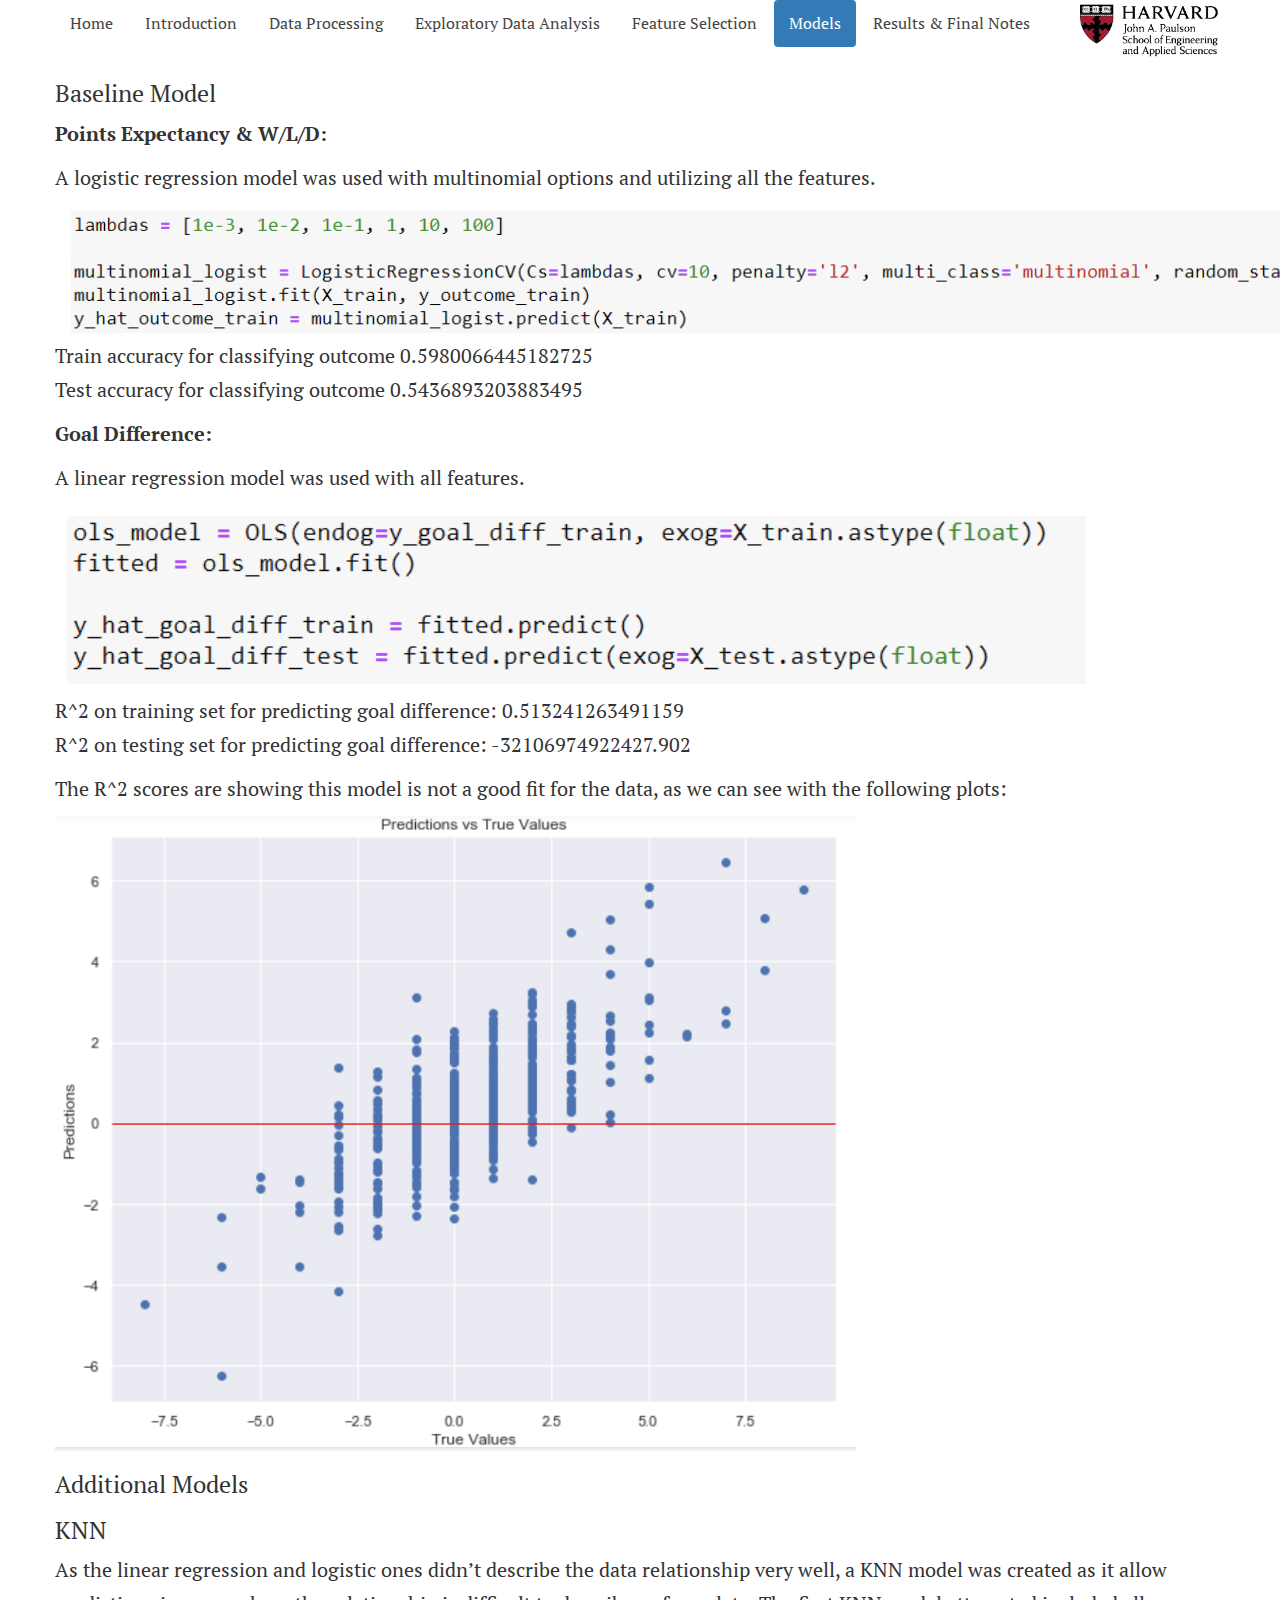
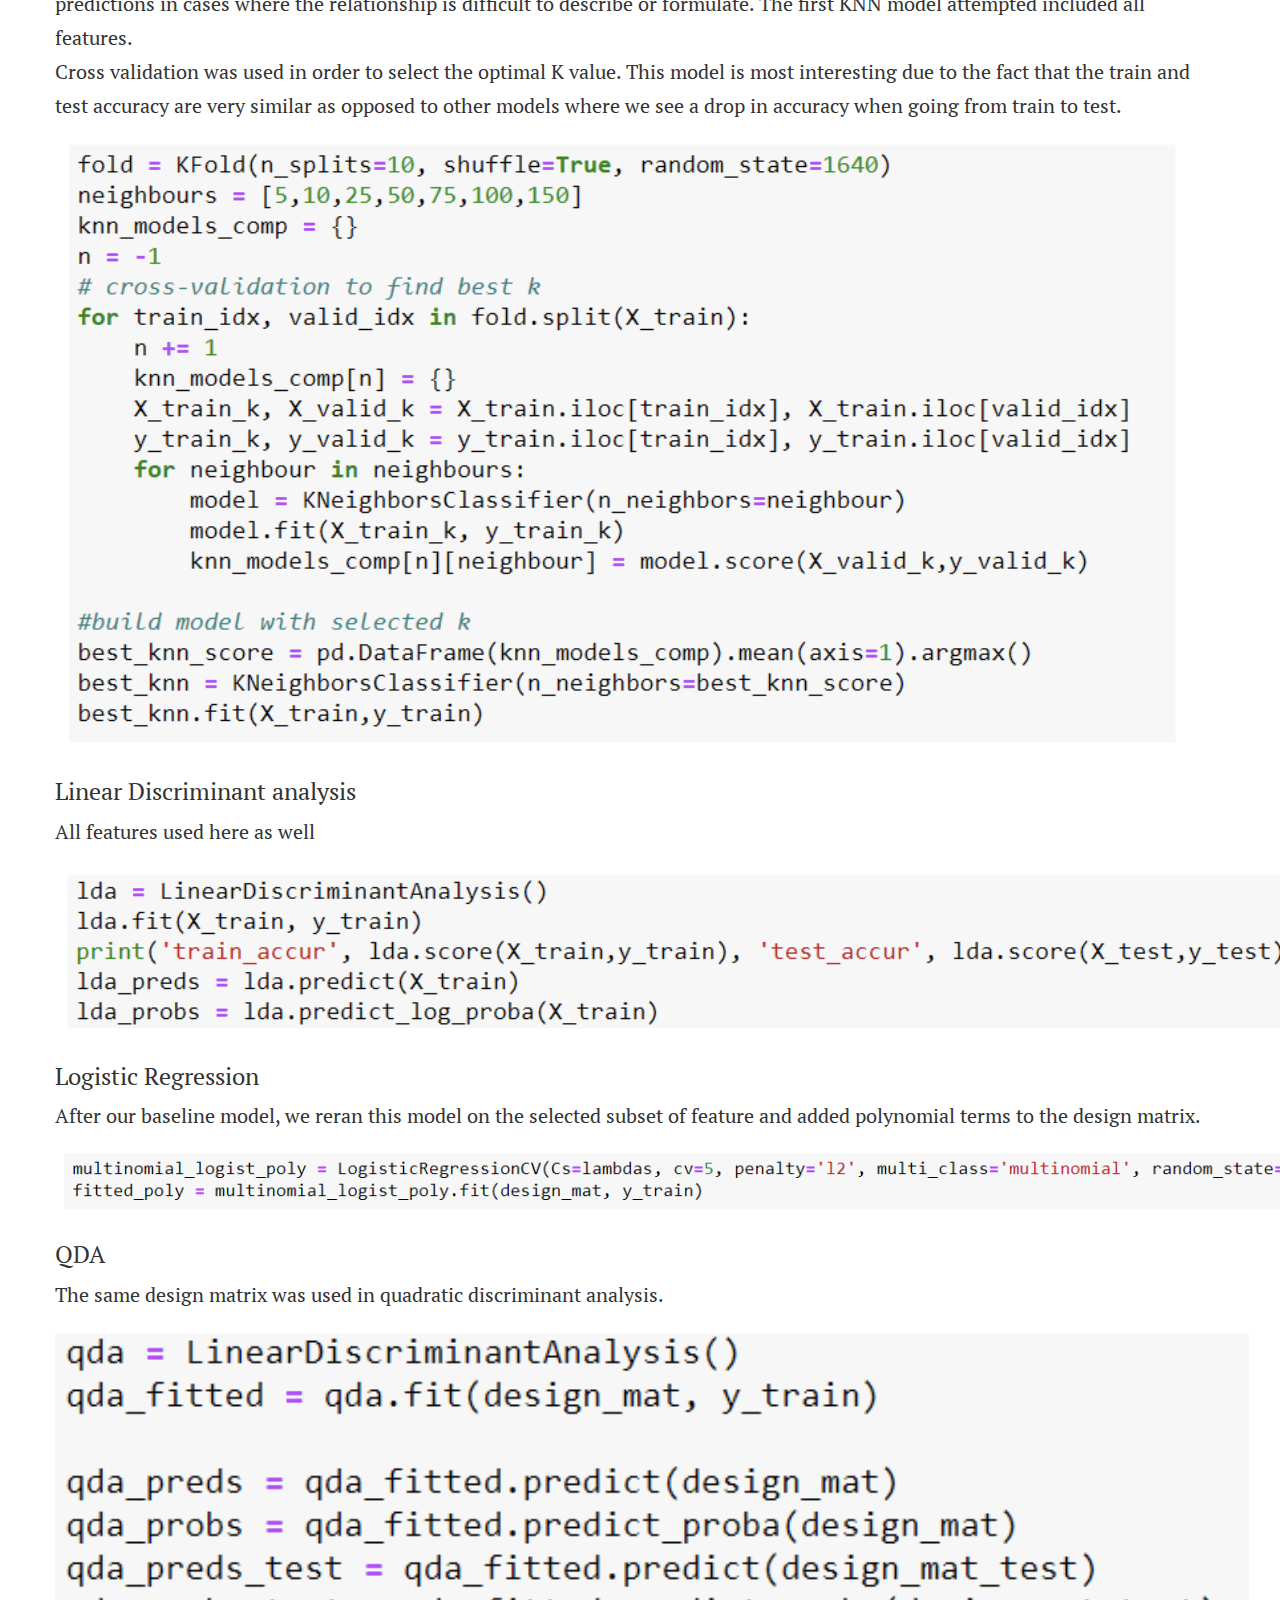
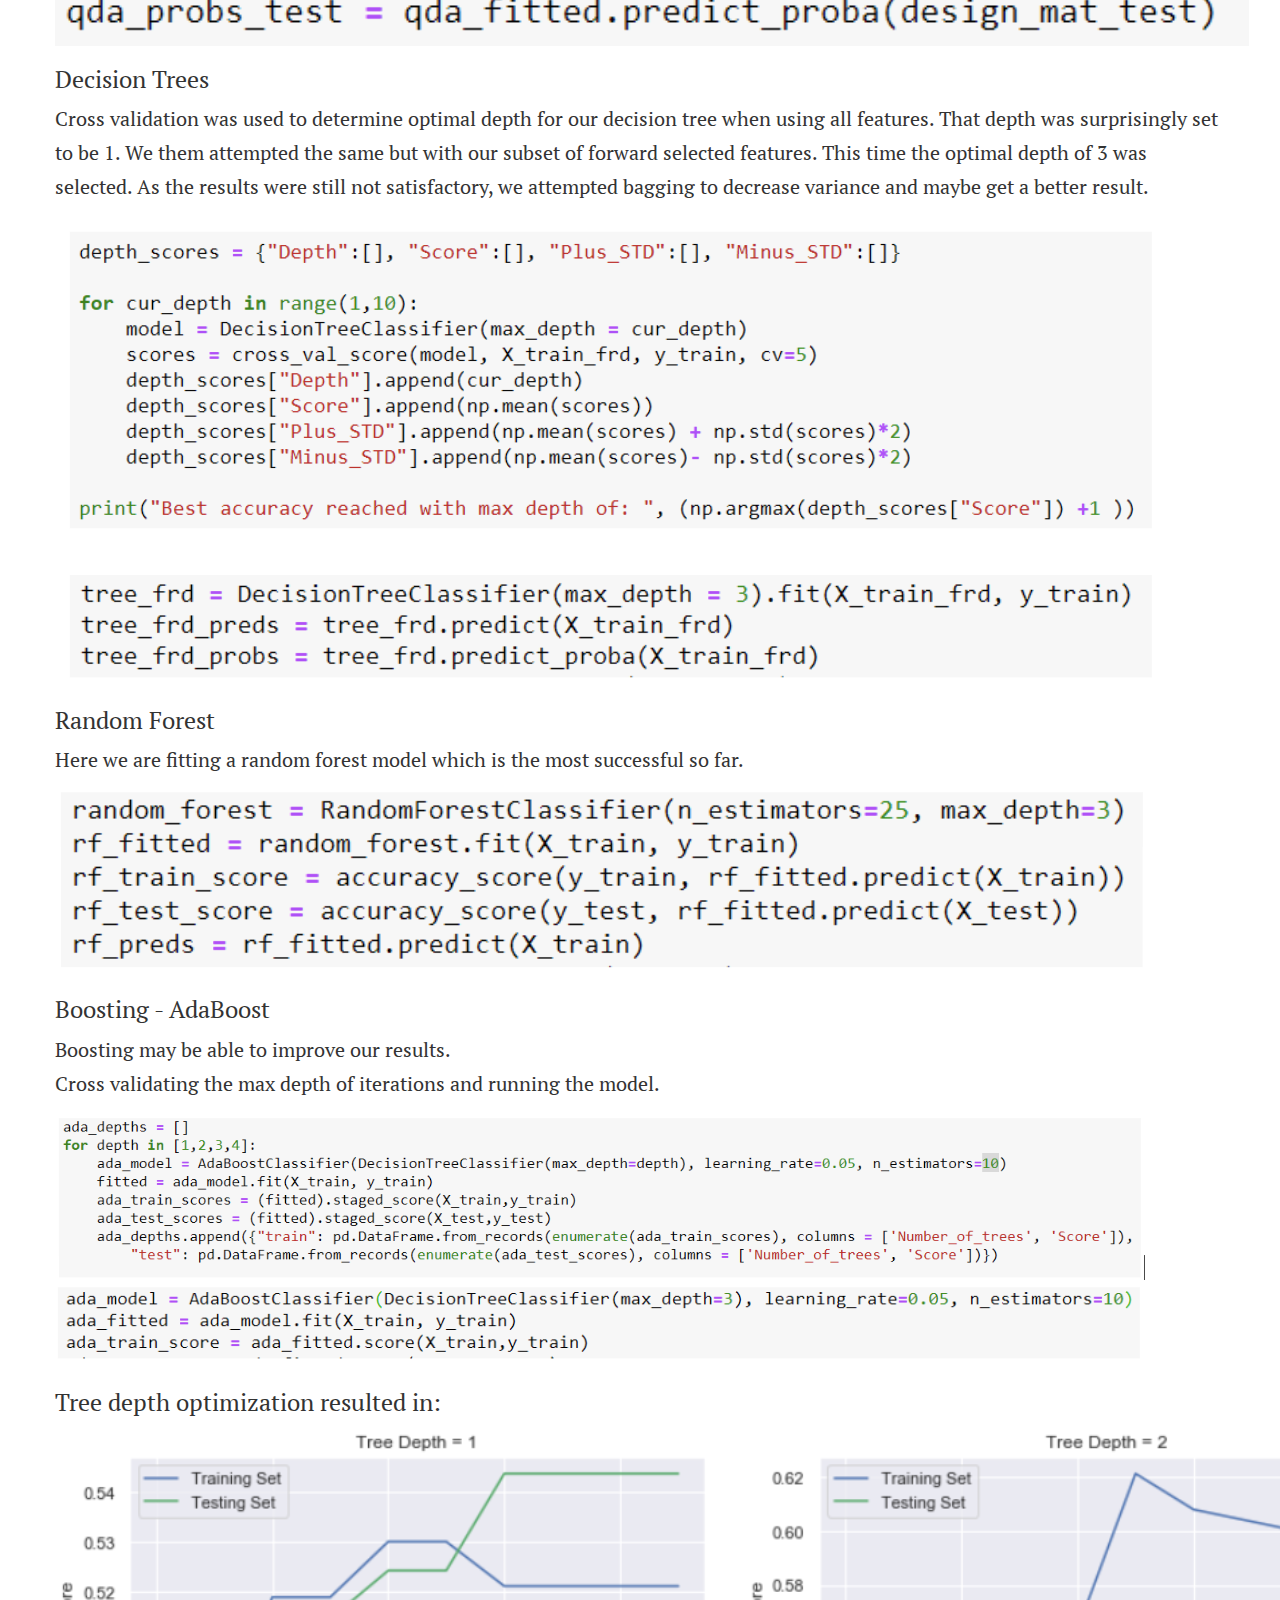
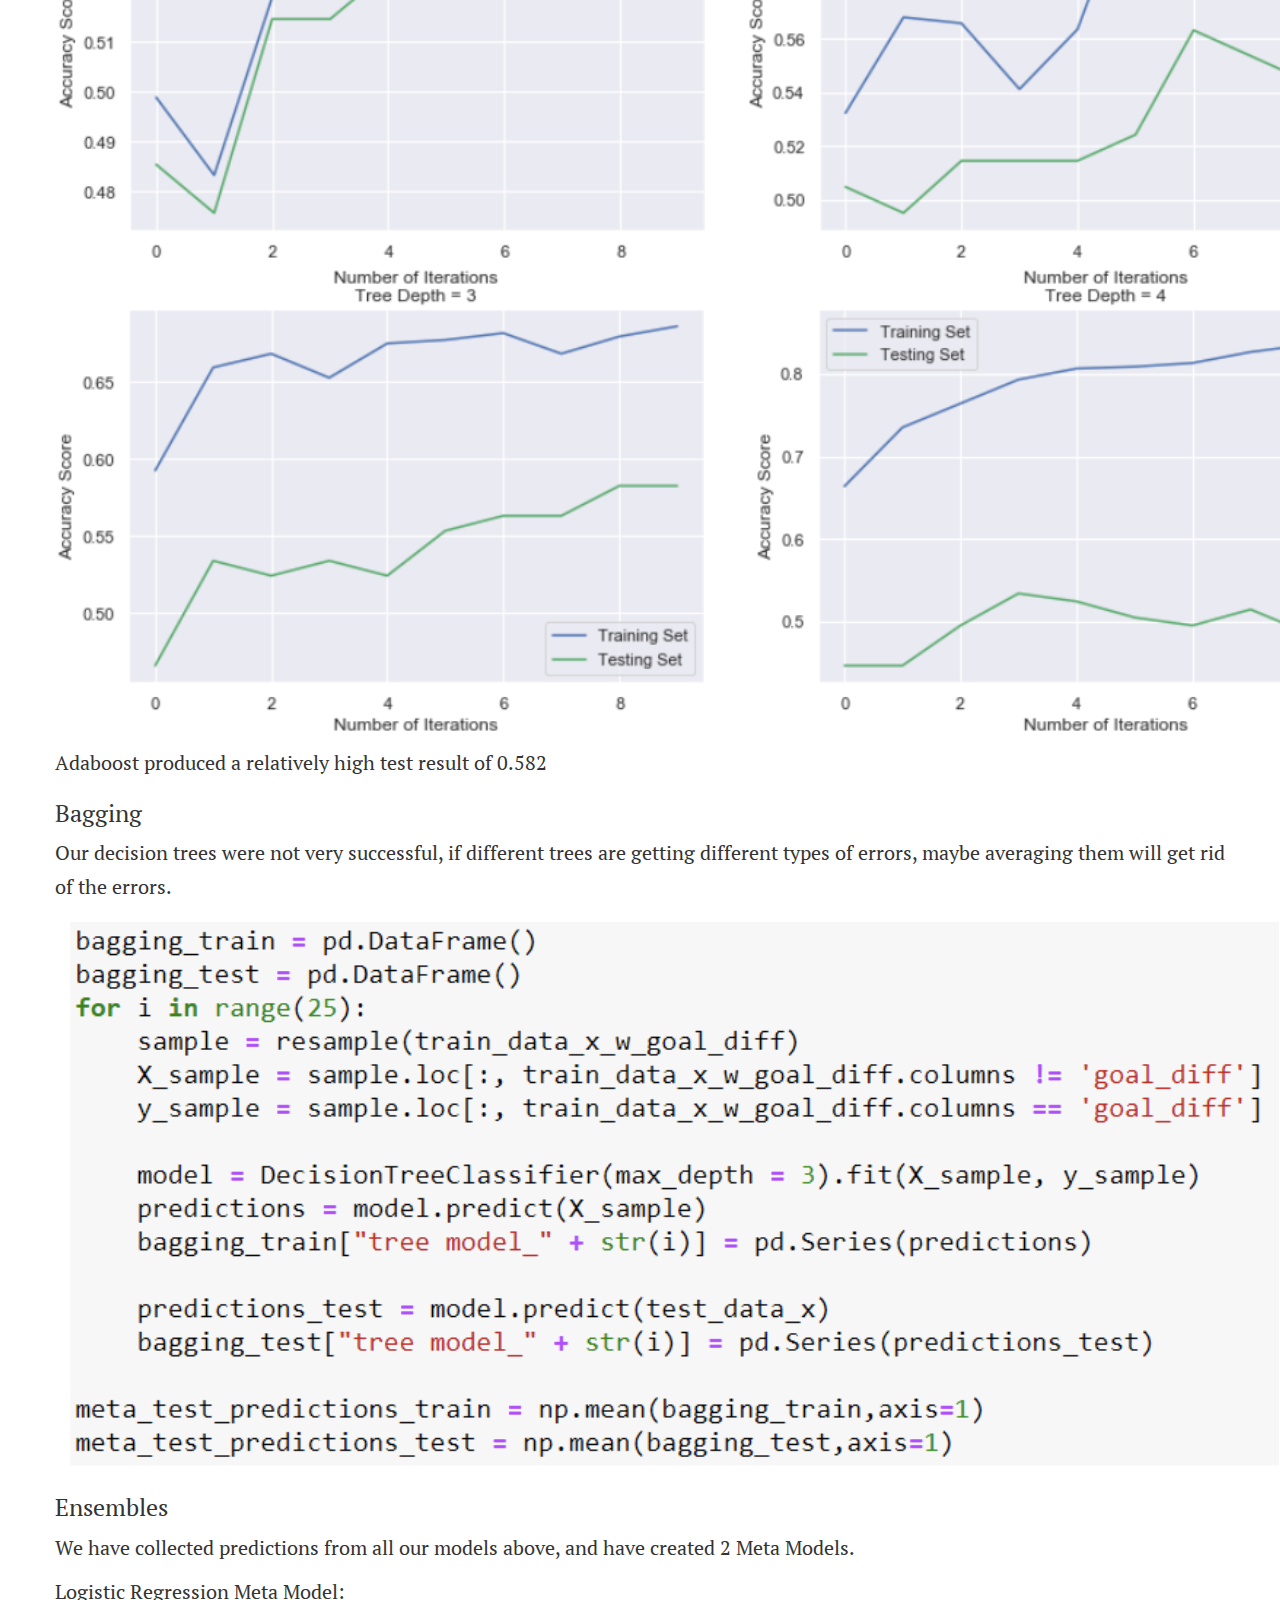
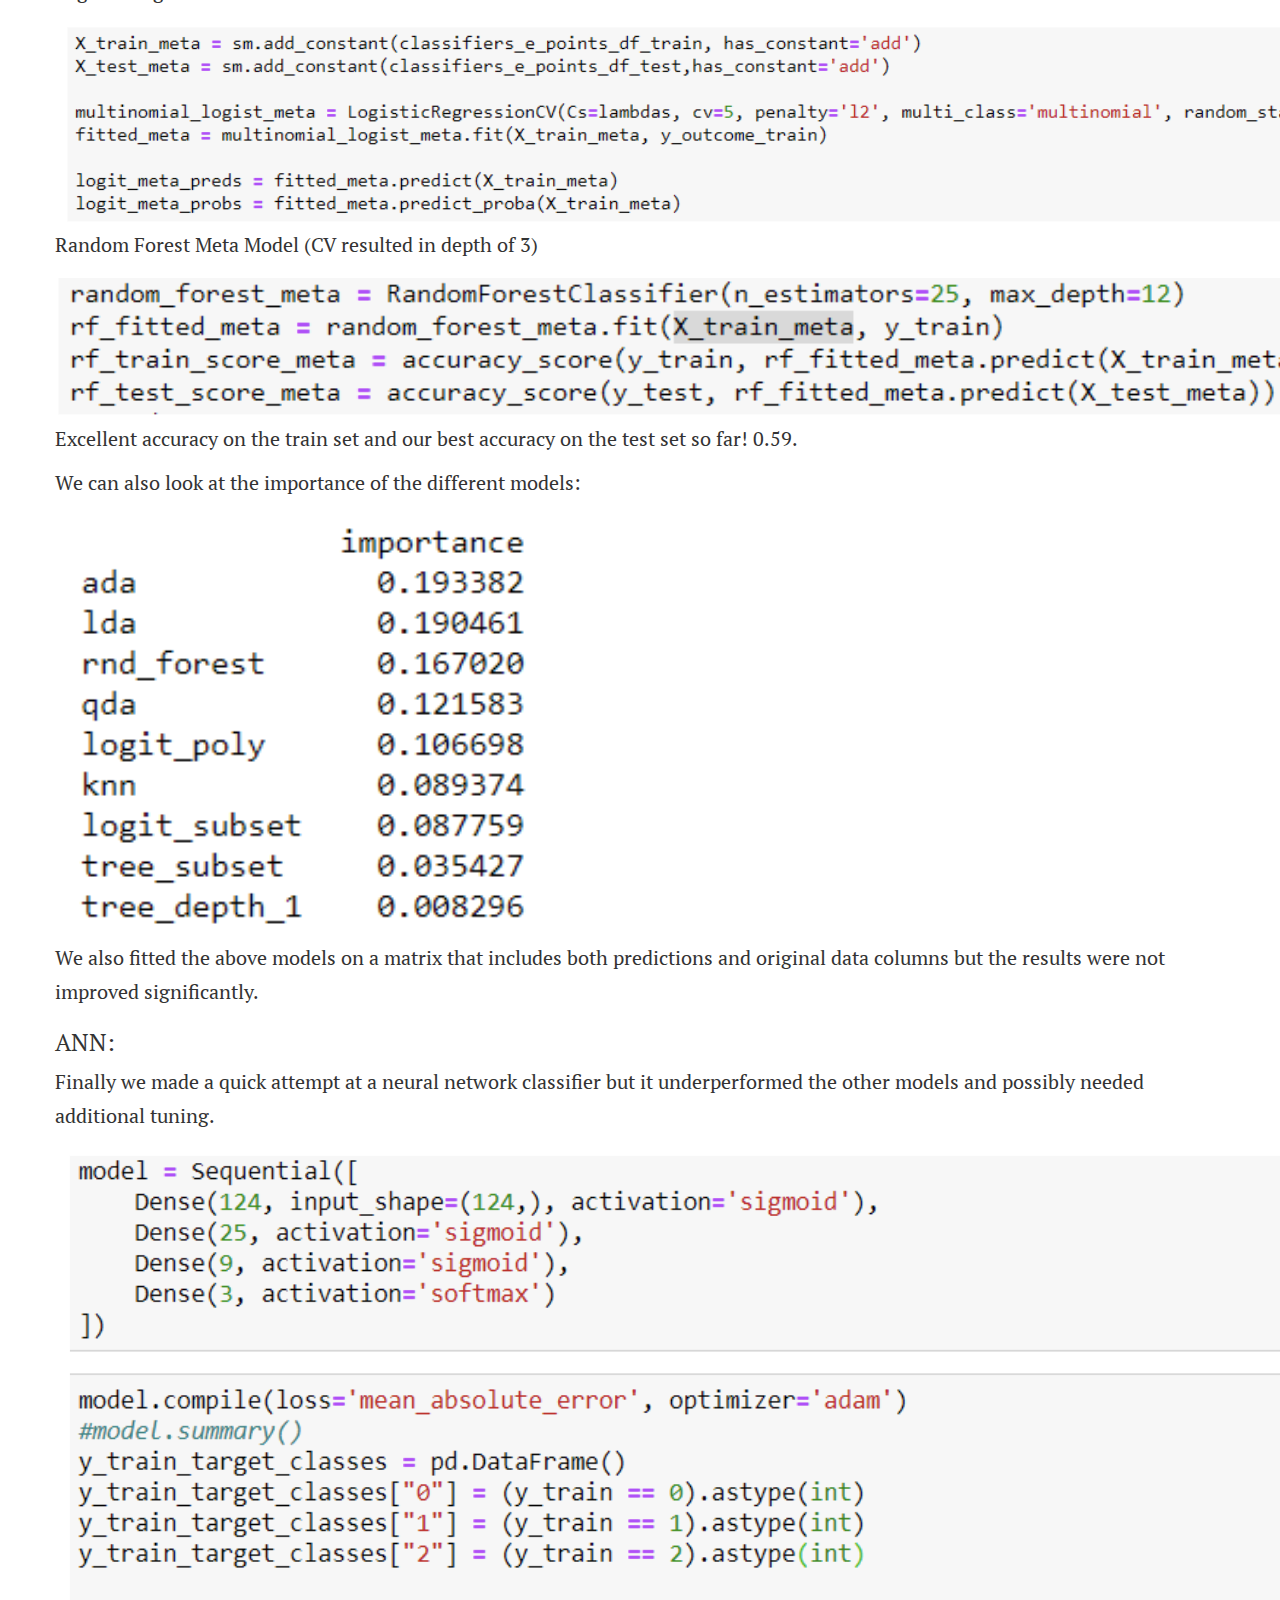
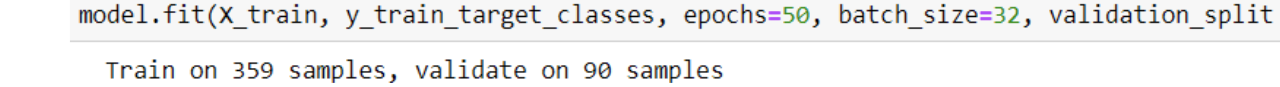
<file: models.html>
<!doctype html>
<!--[if lt IE 7]>      <html class="no-js lt-ie9 lt-ie8 lt-ie7" lang=""> <![endif]-->
<!--[if IE 7]>         <html class="no-js lt-ie9 lt-ie8" lang=""> <![endif]-->
<!--[if IE 8]>         <html class="no-js lt-ie9" lang=""> <![endif]-->
<!--[if gt IE 8]><!-->
<html class="no-js" lang="">
<!--<![endif]-->

<head>
    <meta charset="utf-8">
    <meta http-equiv="X-UA-Compatible" content="IE=edge,chrome=1">
    <title>CS-109</title>
    <meta name="description" content="">
    <meta name="viewport" content="width=device-width, initial-scale=1">
    <link rel="apple-touch-icon" href="apple-touch-icon.png">
    <link href="https://fonts.googleapis.com/css?family=PT+Serif:400,400i,700,700i" rel="stylesheet">


    <link rel="stylesheet" href="css/bootstrap.min.css">
    <link rel="stylesheet" href="css/bootstrap-theme.min.css">
    <link rel="stylesheet" href="css/main.css">

    <script src="js/vendor/modernizr-2.8.3-respond-1.4.2.min.js"></script>
</head>

<body>
    <!--[if lt IE 8]>
            <p class="browserupgrade">You are using an <strong>outdated</strong> browser. Please <a href="http://browsehappy.com/">upgrade your browser</a> to improve your experience.</p>
        <![endif]-->

    <div class="container">
        <div class="row">
            <img src="img/cs-109.png" class="shield" alt="">
            <ul class="nav nav-pills">

                <li role="presentation">
                    <a href="/">Home</a>
                </li>

                <li role="presentation">
                    <a href="introduction.html">Introduction</a>
                </li>

                <li role="presentation">
                    <a href="data-processing.html">Data Processing</a>
                </li>

                <li role="presentation">
                    <a href="eda.html">Exploratory Data Analysis</a>
                </li>

                <li role="presentation">
                    <a href="feature-selection.html">Feature Selection</a>
                </li>

                <li role="presentation" class="active">
                    <a href="models.html">Models</a>
                </li>

                <li role="presentation">
                    <a href="results.html">Results & Final Notes</a>
                </li>

            </ul>
        </div>
    </div>

    <div class="container">
        <div class="row">
            <div class="col-12">
                <h3>Baseline Model</h3>
                <p>
                    <b>Points Expectancy & W/L/D:</b>
                </p>
                <p>
                    A logistic regression model was used with multinomial options and utilizing all the features.
                </p>

                <div class="col-12">
                    <img src="img/baseline.png" alt="">
                </div>

                <p>Train accuracy for classifying outcome 0.5980066445182725
                    <br>Test accuracy for classifying outcome 0.5436893203883495</p>

                <p>
                    <b>Goal Difference:</b>
                </p>
                <p>A linear regression model was used with all features.</p>

                <div class="col-12">
                    <img src="img/goal_diff.png" alt="">
                </div>

                <p>R^2 on training set for predicting goal difference: 0.513241263491159
                    <br>R^2 on testing set for predicting goal difference: -32106974922427.902</p>

                <p>The R^2 scores are showing this model is not a good fit for the data, as we can see with the following plots:
                </p>

                <div class="col-12">
                    <img src="img/prediction_vs_true_value.png" alt="">
                </div>

                <h3>Additional Models</h3>
                <h3>KNN</h3>
                <p>As the linear regression and logistic ones didn’t describe the data relationship very well, a KNN model was
                    created as it allow predictions in cases where the relationship is difficult to describe or formulate.
                    The first KNN model attempted included all features.
                    <br>Cross validation was used in order to select the optimal K value. This model is most interesting due
                    to the fact that the train and test accuracy are very similar as opposed to other models where we see
                    a drop in accuracy when going from train to test.
                </p>

                <div class="col-12">
                    <img src="img/knn.png" alt="">
                </div>

                <h3>Linear Discriminant analysis</h3>
                <p>All features used here as well</p>
                <div class="col-12">
                    <img src="img/liniar_discriminant.png" alt="">
                </div>

                <h3>Logistic Regression</h3>
                <p>After our baseline model, we reran this model on the selected subset of feature and added polynomial terms
                    to the design matrix.</p>
                <div class="col-12">
                    <img src="img/logistic_regression.png" alt="">
                </div>

                <h3>QDA</h3>
                <p>The same design matrix was used in quadratic discriminant analysis.</p>

                <div class="col-12">
                    <img src="img/qda.png" alt="">
                </div>

                <h3>Decision Trees</h3>
                <p>Cross validation was used to determine optimal depth for our decision tree when using all features. That
                    depth was surprisingly set to be 1. We them attempted the same but with our subset of forward selected
                    features. This time the optimal depth of 3 was selected. As the results were still not satisfactory,
                    we attempted bagging to decrease variance and maybe get a better result.
                </p>
                <div class="col-12">
                    <img src="img/decision_tree.png" alt="">
                </div>

                <h3>Random Forest</h3>
                <p>Here we are fitting a random forest model which is the most successful so far. </p>
                <div class="col-12">
                    <img src="img/random_forest.png" alt="">
                </div>

                <h3>Boosting - AdaBoost</h3>
                <p>Boosting may be able to improve our results.
                    <br>Cross validating the max depth of iterations and running the model.
                </p>

                <div class="col-12">
                    <img src="img/boosting1.png" alt="">
                </div>

                <div class="col-12">
                    <img src="img/boosting2.png" alt="">
                </div>

                <h3>Tree depth optimization resulted in:</h3>
                <div class="col-12">
                    <img src="img/tree_depth_optimization1.png" alt="">
                </div>

                <div class="col-12">
                    <img src="img/tree_depth_optimization2.png" alt="">
                </div>

                <p>Adaboost produced a relatively high test result of 0.582</p>

                <h3>Bagging</h3>
                <p>Our decision trees were not very successful, if different trees are getting different types of errors, maybe
                    averaging them will get rid of the errors.</p>

                <div class="col-12">
                    <img src="img/bagging.png" alt="">
                </div>

                <h3>Ensembles</h3>
                <p>We have collected predictions from all our models above, and have created 2 Meta Models.</p>

                <p>Logistic Regression Meta Model:</p>
                <div class="col-12">
                    <img src="img/ensembles_logistic_regression.png" alt="">
                </div>

                <p>Random Forest Meta Model (CV resulted in depth of 3)</p>
                <div class="col-12">
                    <img src="img/ensembles_random_forest.png" alt="">
                </div>

                <p>Excellent accuracy on the train set and our best accuracy on the test set so far! 0.59.</p>

                <p>We can also look at the importance of the different models:</p>
                <div class="col-12">
                    <img src="img/diff_model_importance.png" alt="">
                </div>

                <p>We also fitted the above models on a matrix that includes both predictions and original data columns but
                    the results were not improved significantly.</p>

                <h3>ANN:</h3>
                <p>Finally we made a quick attempt at a neural network classifier but it underperformed the other models and
                    possibly needed additional tuning.</p>

                <div class="col-12">
                    <img src="img/ann.png" alt="">
                </div>
            </div>
        </div>

        <script src="//ajax.googleapis.com/ajax/libs/jquery/1.11.2/jquery.min.js"></script>
        <script>
            window.jQuery || document.write('<script src="js/vendor/jquery-1.11.2.min.js"><\/script>')
        </script>

        <script src="js/vendor/bootstrap.min.js"></script>

        <script src="js/main.js"></script>
</body>

</html>
</file>
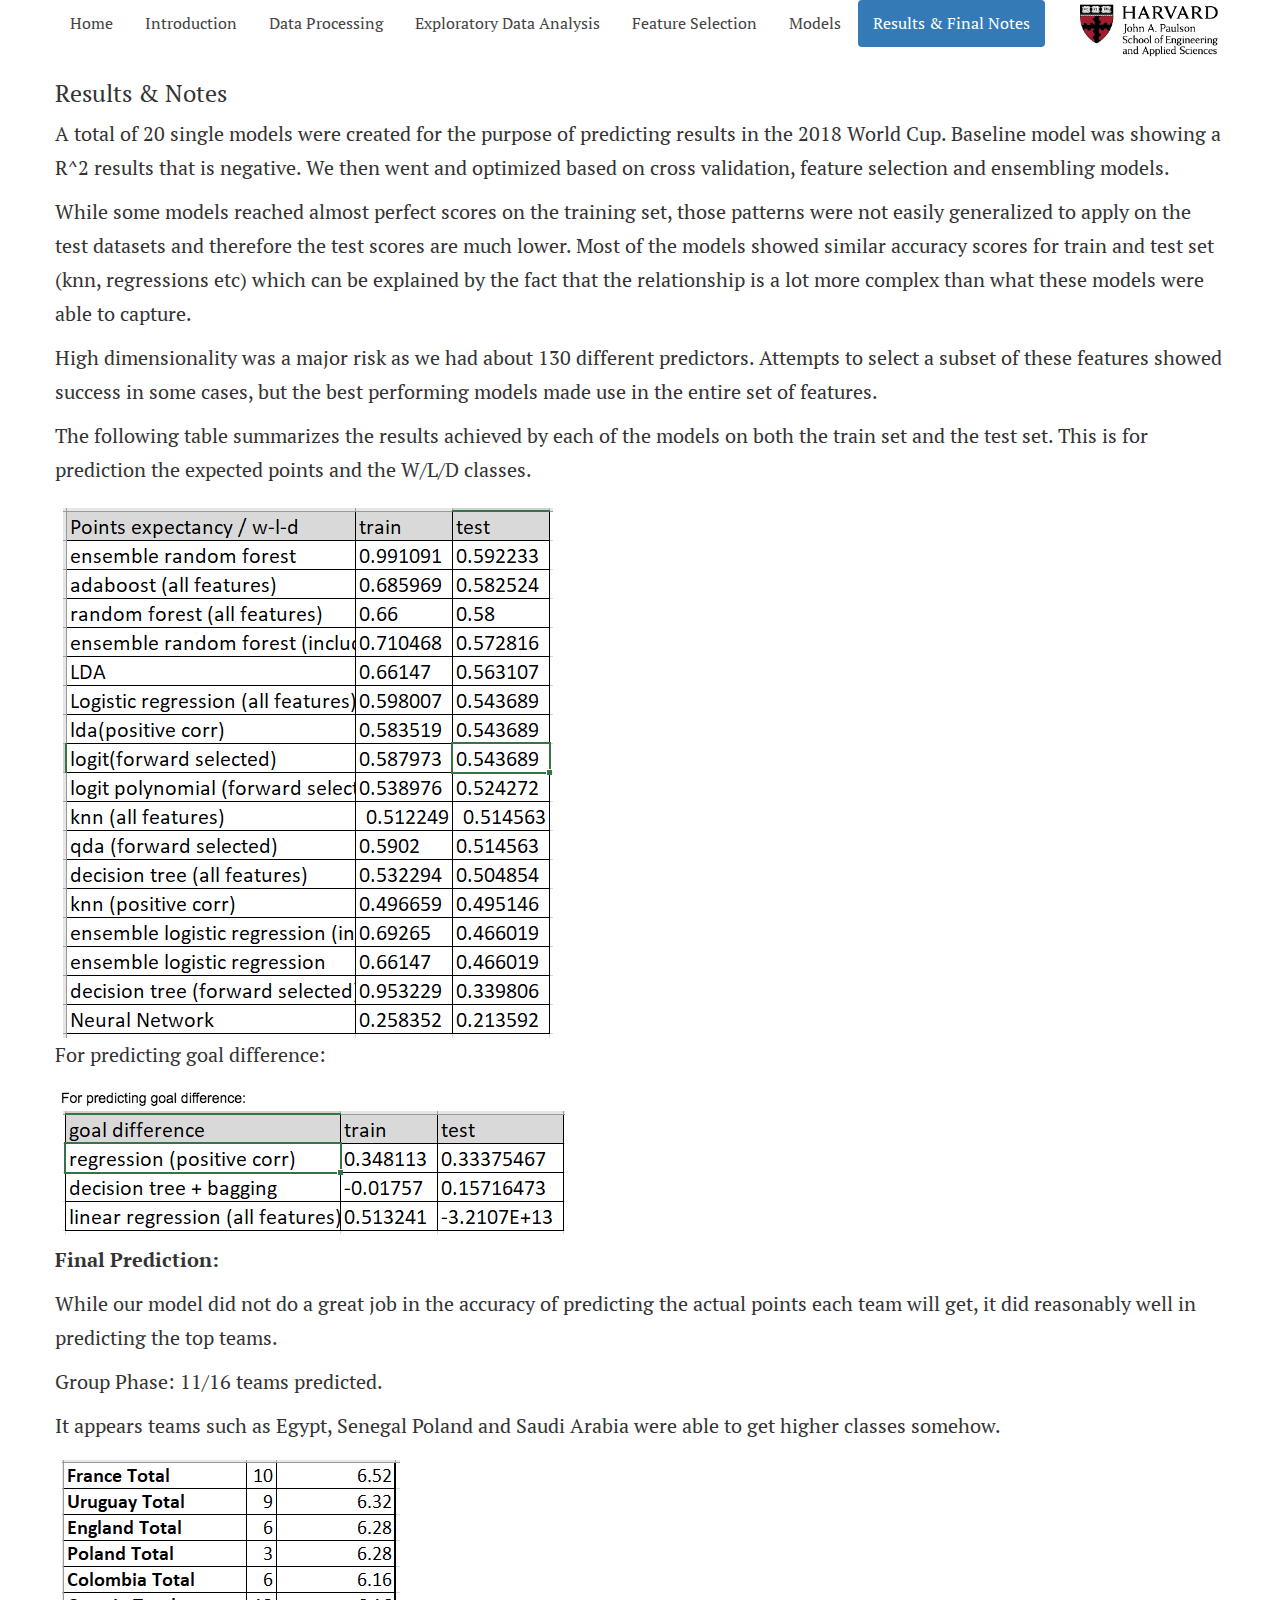
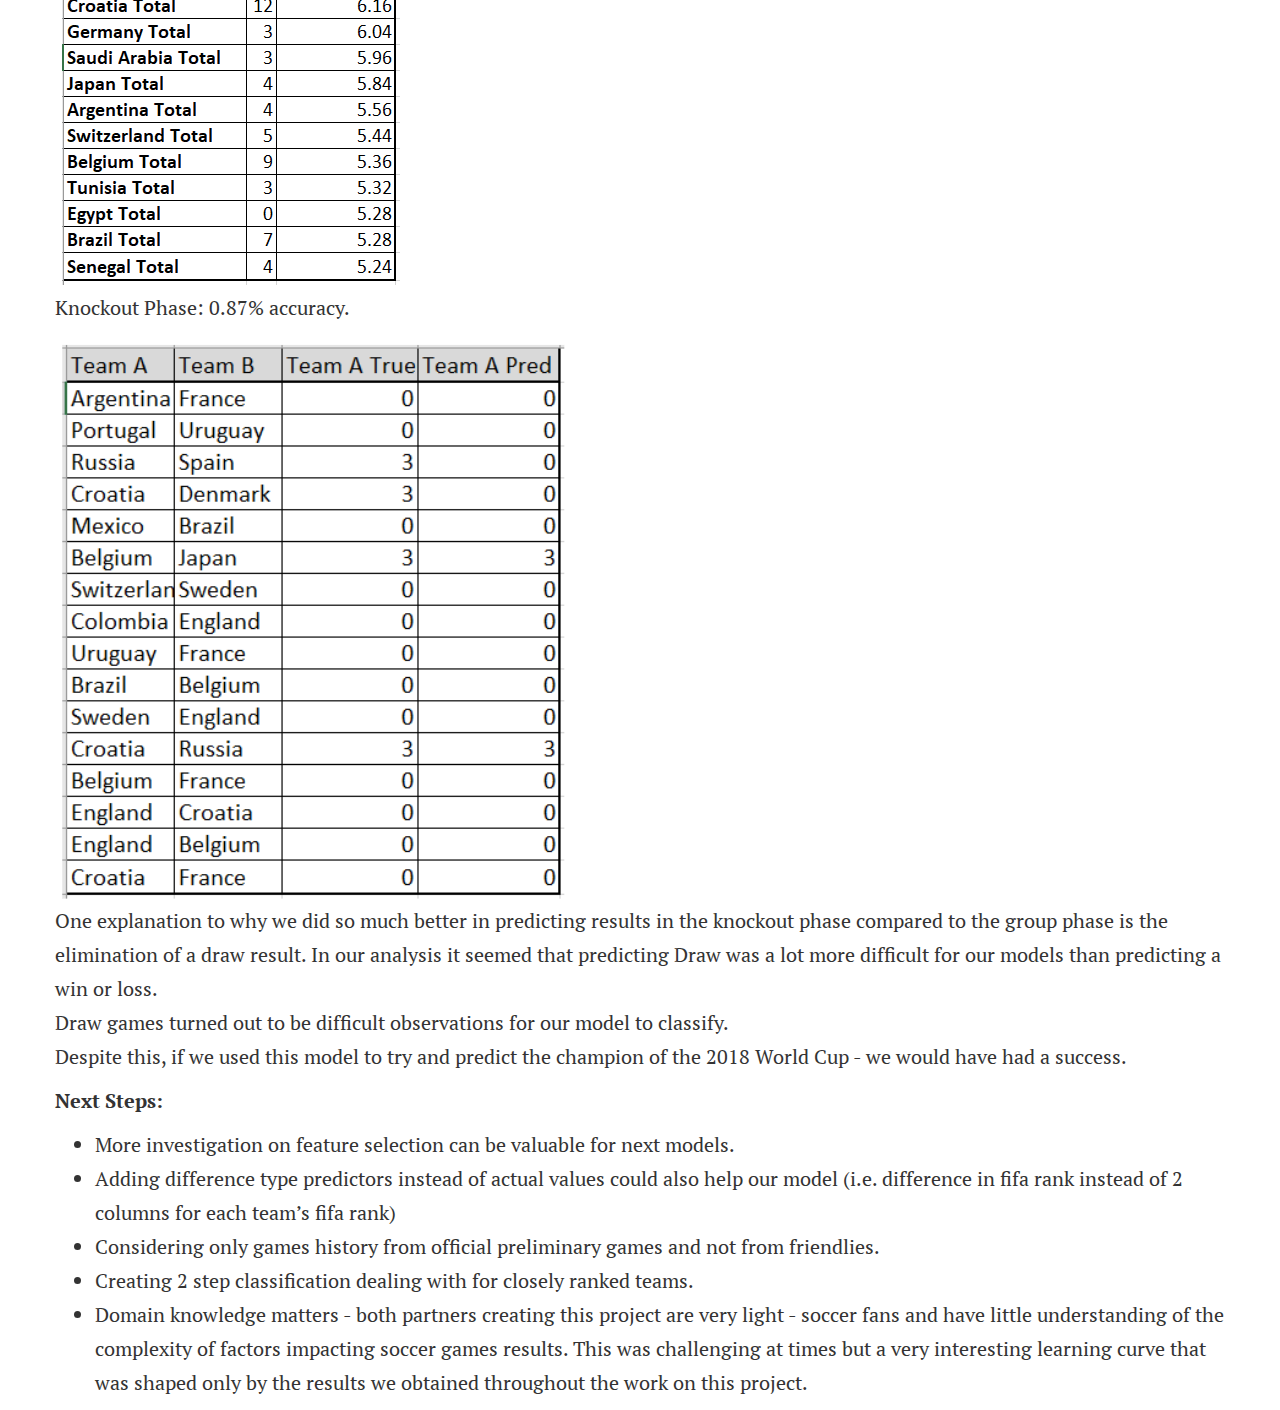
<file: results.html>
<!doctype html>
<!--[if lt IE 7]>      <html class="no-js lt-ie9 lt-ie8 lt-ie7" lang=""> <![endif]-->
<!--[if IE 7]>         <html class="no-js lt-ie9 lt-ie8" lang=""> <![endif]-->
<!--[if IE 8]>         <html class="no-js lt-ie9" lang=""> <![endif]-->
<!--[if gt IE 8]><!-->
<html class="no-js" lang="">
<!--<![endif]-->

<head>
    <meta charset="utf-8">
    <meta http-equiv="X-UA-Compatible" content="IE=edge,chrome=1">
    <title>CS-109</title>
    <meta name="description" content="">
    <meta name="viewport" content="width=device-width, initial-scale=1">
    <link rel="apple-touch-icon" href="apple-touch-icon.png">
    <link href="https://fonts.googleapis.com/css?family=PT+Serif:400,400i,700,700i" rel="stylesheet">


    <link rel="stylesheet" href="css/bootstrap.min.css">
    <link rel="stylesheet" href="css/bootstrap-theme.min.css">
    <link rel="stylesheet" href="css/main.css">

    <script src="js/vendor/modernizr-2.8.3-respond-1.4.2.min.js"></script>
</head>

<body>
    <!--[if lt IE 8]>
            <p class="browserupgrade">You are using an <strong>outdated</strong> browser. Please <a href="http://browsehappy.com/">upgrade your browser</a> to improve your experience.</p>
        <![endif]-->

    <div class="container">
        <div class="row">
            <img src="img/cs-109.png" class="shield" alt="">
            <ul class="nav nav-pills">

                <li role="presentation">
                    <a href="/">Home</a>
                </li>

                <li role="presentation">
                    <a href="introduction.html">Introduction</a>
                </li>

                <li role="presentation">
                    <a href="data-processing.html">Data Processing</a>
                </li>

                <li role="presentation">
                    <a href="eda.html">Exploratory Data Analysis</a>
                </li>

                <li role="presentation">
                    <a href="feature-selection.html">Feature Selection</a>
                </li>

                <li role="presentation">
                    <a href="models.html">Models</a>
                </li>

                <li role="presentation" class="active">
                    <a href="results.html">Results & Final Notes</a>
                </li>

            </ul>
        </div>
    </div>

    <div class="container">
        <div class="row">
            <div class="col-12">
                <h3>Results & Notes</h3>
                <p>A total of 20 single models were created for the purpose of predicting results in the 2018 World Cup. Baseline
                    model was showing a R^2 results that is negative. We then went and optimized based on cross validation,
                    feature selection and ensembling models.
                </p>

                <p>While some models reached almost perfect scores on the training set, those patterns were not easily generalized
                    to apply on the test datasets and therefore the test scores are much lower. Most of the models showed
                    similar accuracy scores for train and test set (knn, regressions etc) which can be explained by the fact
                    that the relationship is a lot more complex than what these models were able to capture.
                </p>

                <p>High dimensionality was a major risk as we had about 130 different predictors. Attempts to select a subset
                    of these features showed success in some cases, but the best performing models made use in the entire
                    set of features.</p>

                <p>The following table summarizes the results achieved by each of the models on both the train set and the test
                    set. This is for prediction the expected points and the W/L/D classes.</p>

                <div class="col-12">
                    <img src="img/results1.png" alt="">
                </div>

                <p>For predicting goal difference:</p>
                <div class="col-12">
                    <img src="img/results2.png" alt="">
                </div>

                <p>
                    <b>Final Prediction:</b>
                </p>
                <p>While our model did not do a great job in the accuracy of predicting the actual points each team will get,
                    it did reasonably well in predicting the top teams.</p>

                <p>Group Phase: 11/16 teams predicted.</p>
                <p>It appears teams such as Egypt, Senegal Poland and Saudi Arabia were able to get higher classes somehow.</p>
                <div class="col-12">
                    <img src="img/group_phase.png" alt="">
                </div>

                <p>Knockout Phase: 0.87% accuracy.</p>
                <div class="col-12">
                    <img src="img/knokout_phase.png" alt="">
                </div>

                <p>One explanation to why we did so much better in predicting results in the knockout phase compared to the
                    group phase is the elimination of a draw result. In our analysis it seemed that predicting Draw was a
                    lot more difficult for our models than predicting a win or loss.
                    <br>Draw games turned out to be difficult observations for our model to classify.
                    <br>Despite this, if we used this model to try and predict the champion of the 2018 World Cup - we would
                    have had a success.
                </p>

                <p>
                    <b>Next Steps:</b>
                </p>
                <ul>
                    <li>More investigation on feature selection can be valuable for next models. </li>

                    <li>Adding difference type predictors instead of actual values could also help our model (i.e. difference
                        in fifa rank instead of 2 columns for each team’s fifa rank)</li>

                    <li>Considering only games history from official preliminary games and not from friendlies. </li>

                    <li>Creating 2 step classification dealing with for closely ranked teams. </li>

                    <li>Domain knowledge matters - both partners creating this project are very light - soccer fans and have
                        little understanding of the complexity of factors impacting soccer games results. This was challenging
                        at times but a very interesting learning curve that was shaped only by the results we obtained throughout
                        the work on this project. </li>
                </ul>
            </div>
        </div>

        <script src="//ajax.googleapis.com/ajax/libs/jquery/1.11.2/jquery.min.js"></script>
        <script>
            window.jQuery || document.write('<script src="js/vendor/jquery-1.11.2.min.js"><\/script>')
        </script>

        <script src="js/vendor/bootstrap.min.js"></script>

        <script src="js/main.js"></script>
</body>

</html>
</file>
<file: css/main.css>
/* ==========================================================================
   Author's custom styles
   ========================================================================== */

body {
    font-family: 'PT Serif', serif !important;
    font-size: 20px !important;
    line-height: 1.7 !important;
}

body,
html {
    height: 100%;
}

.bg {
    /* The image used */
    background-image: url("../img/wc-cover.jpg");
    /* Full height */
    height: 100%;
    /* Center and scale the image nicely */
    background-position: center;
    background-repeat: no-repeat;
    background-size: cover;
    background-color: rgba(255, 255, 255, 0.4);
    background-blend-mode: lighten;
}

.caption {
    position: absolute;
    left: 0;
    top: 25%;
    width: 100%;
    text-align: center;
}

.caption span.border {
    background-color: #3379b7;
    color: #fff;
    font-size: 32px;
    letter-spacing: 16px;
}

.nav>li>a {
    color: #444;
    font-size: medium;
}

.nav>li>a:hover {
    border-top-right-radius: 0;
    border-top-left-radius: 0;
}

img.shield {
    float: right;
    width: 150px;
}
</file>
